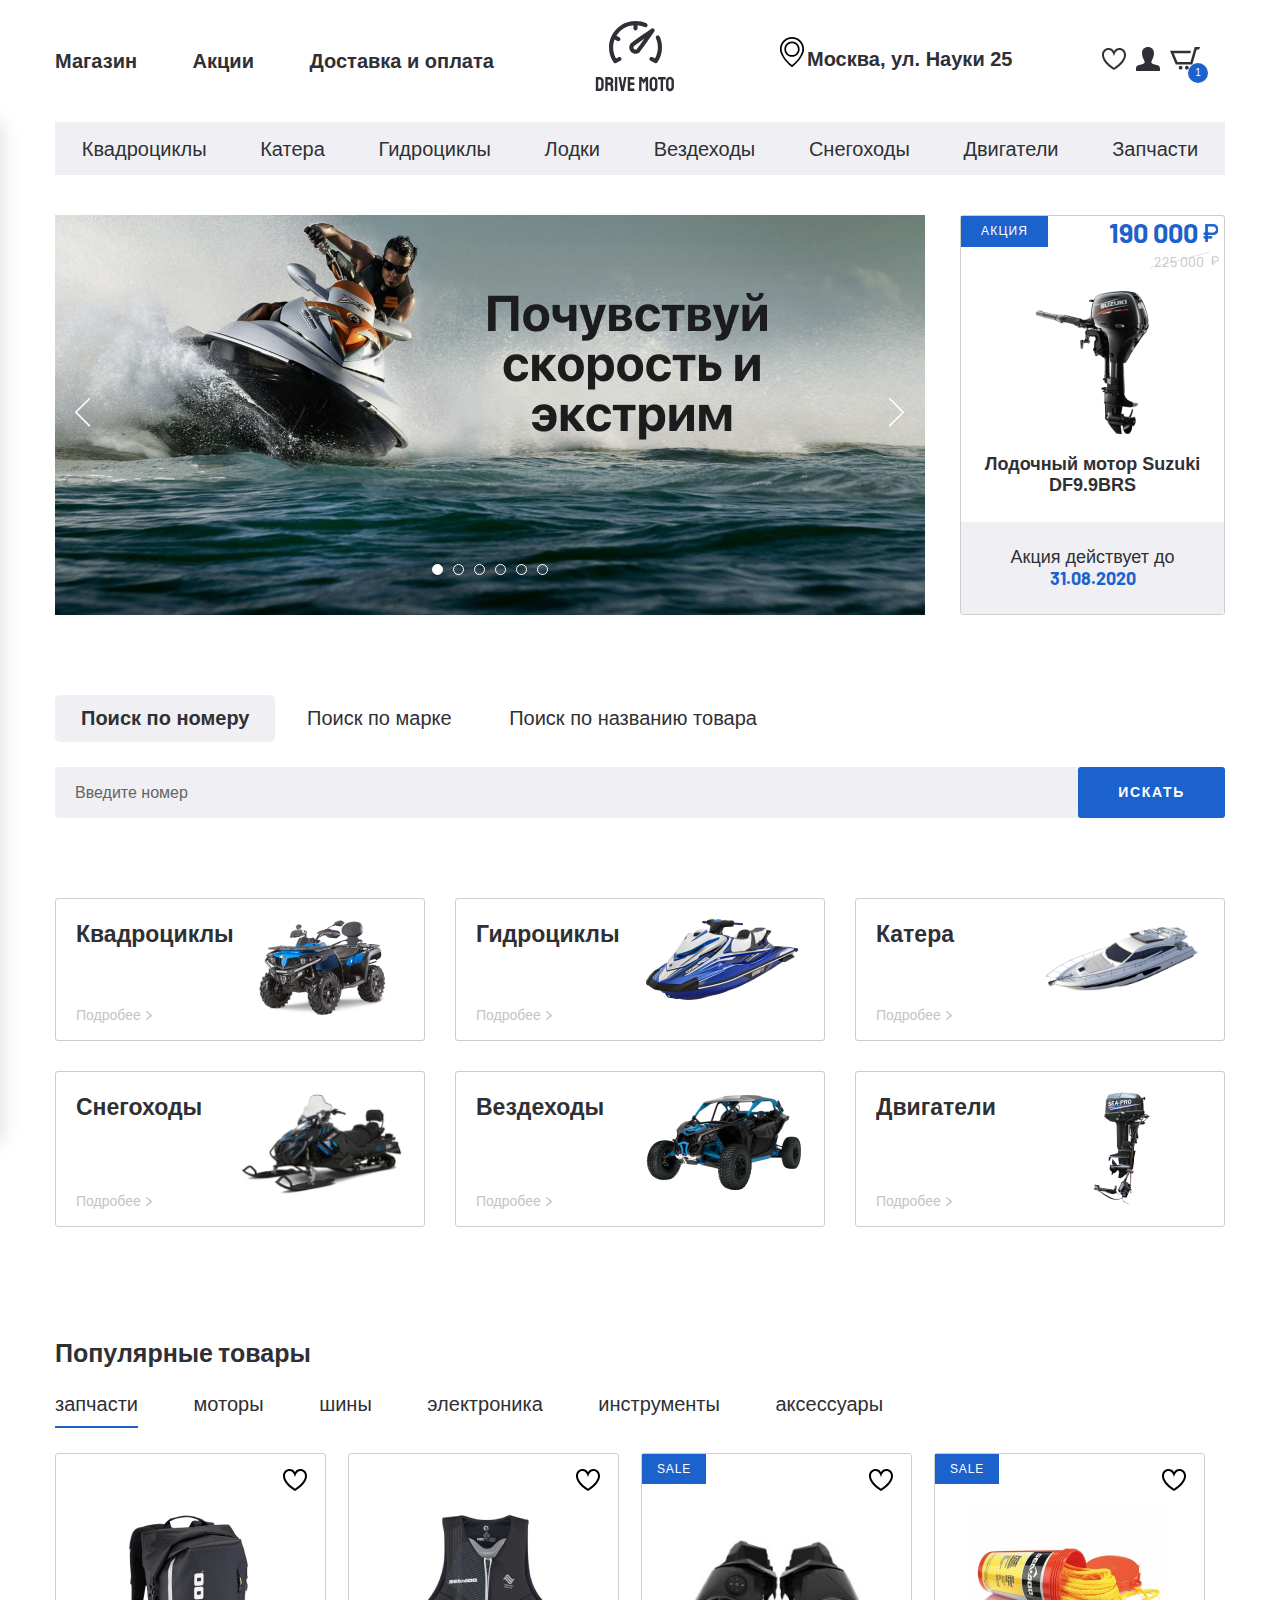
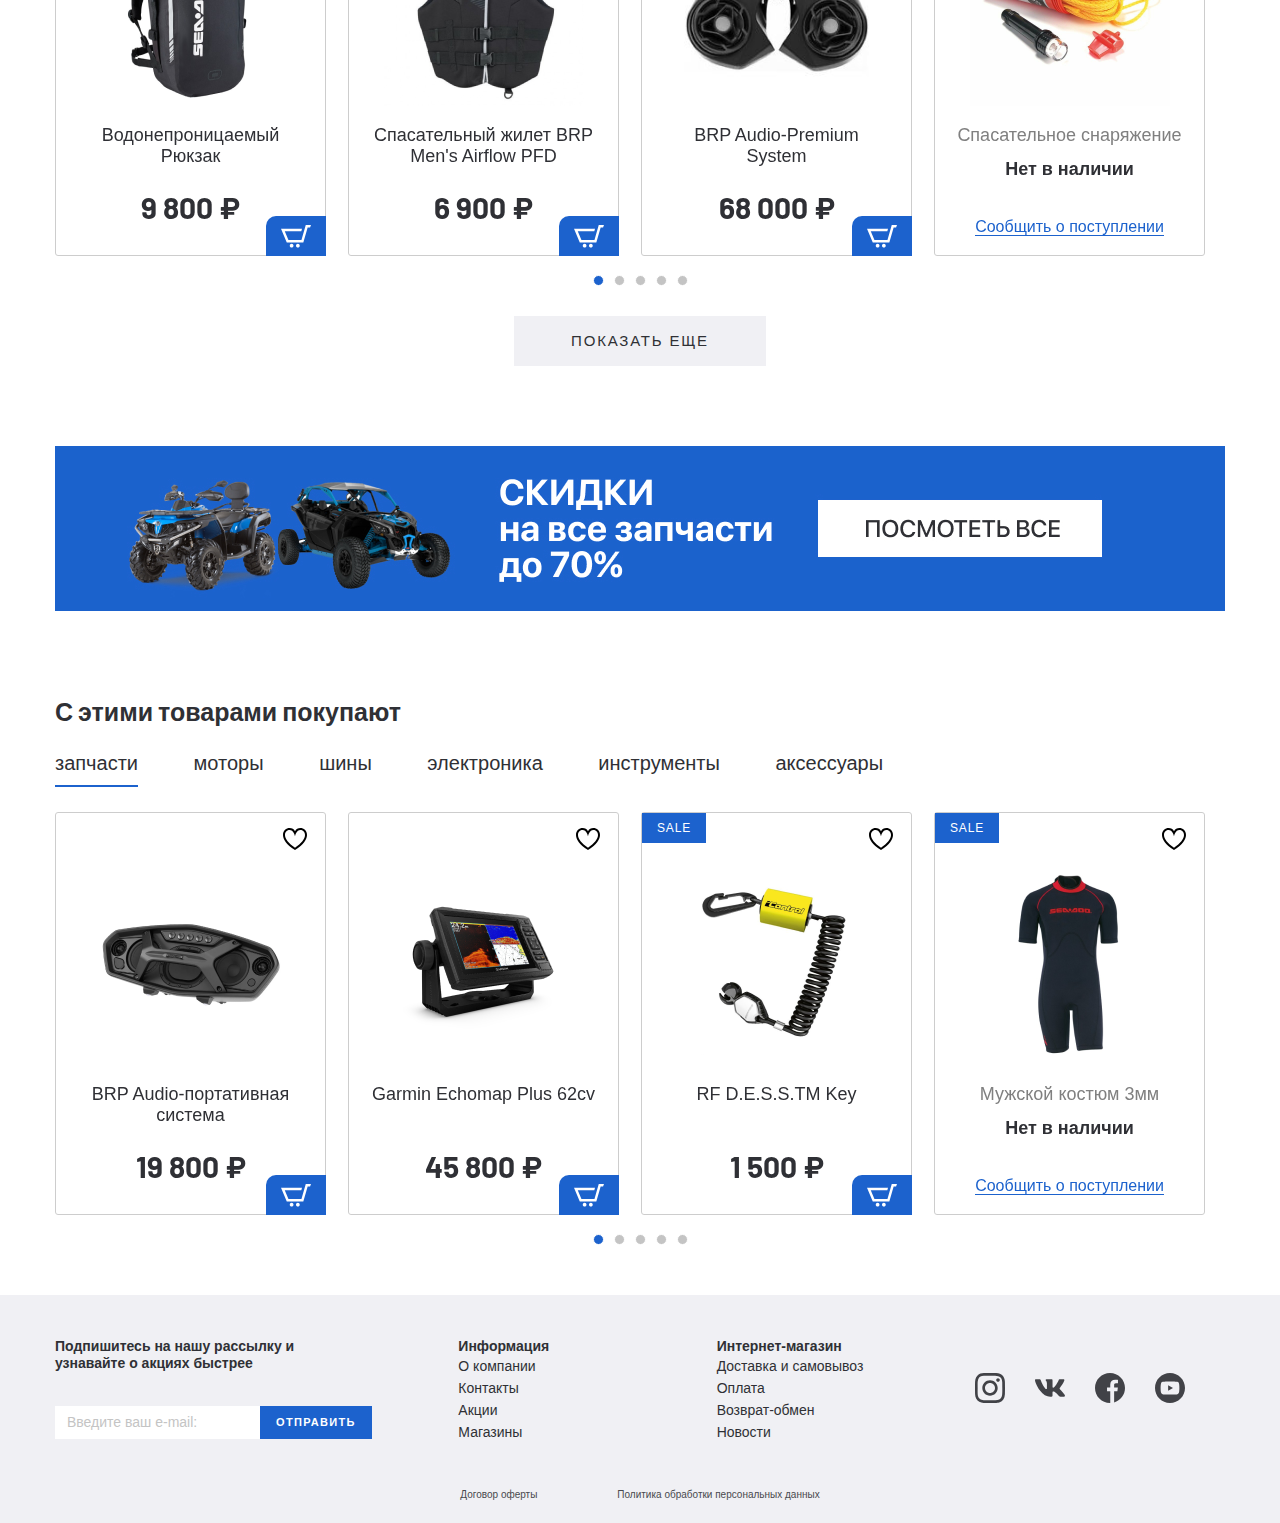
<file: index.html>
<!DOCTYPE html>
<html lang="ru">

<head>
	<meta charset="UTF-8">
	<meta name="viewport" content="width=device-width, initial-scale=1.0 shrink-to-fit=no">
	<meta http-equiv="X-UA-Compatible" content="ie=edge">
	<title>Продажа техники</title>
	<link rel="SHORTCUT ICON" href="favicon-32x32.png" sizes="32x32" type="image/png">
	<link href="https://fonts.googleapis.com/css2?family=Barlow:wght@400;700&display=swap" rel="stylesheet">
	<link rel="stylesheet" href="css/normalize.css">
	<link rel="stylesheet" href="css/slick.css">
	<link rel="stylesheet" href="css/fonts.css">
	<link rel="stylesheet" href="css/ion.rangeSlider.min.css">
	<link rel="stylesheet" href="css/jquery.formstyler.css">
	<link rel="stylesheet" href="css/jquery.formstyler.theme.css">
	<link rel="stylesheet" href="css/jquery.rateyo.min.css">
	<link rel="stylesheet" href="css/style.css">
	<link rel="stylesheet" href="css/media.css">
</head>

<body>
	<header class="header">
		<div class="header__top">
			<div class="container">
				<div class="header__top-inner">
					<nav class="menu">
						<button class="menu__btn">
							<img class="menu__btn-line" src="images/burger.svg" alt="">
						</button>
						<ul class="menu__list">
							<li class="menu__item">
								<a class="menu__link" href="catalog.html">Магазин</a>
							</li>
							<li class="menu__item">
								<a class="menu__link" href="404.html">Акции</a>
							</li>
							<li class="menu__item">
								<a class="menu__link" href="404.html">Доставка и оплата</a>
							</li>
						</ul>
					</nav>
					<a class="logo" href="index.html">
						<img class="logo__img" src="images/logo.svg" alt="Логотип 'Drive Moto'">
						<img class="logo__img--small" src="images/logo-short.svg" alt="Логотип 'Drive Moto'">
					</a>
					<div class="header__box">
						<p class="header__adress">
							Москва, ул. Науки 25
						</p>
						<ul class="user-list">
							<li class="user-list__item">
								<a class="user-list__link" href="#">
									<img src="images/heart.svg" alt="">
								</a>
							</li>
							<li class="user-list__item">
								<a class="user-list__link" href="#">
									<img src="images/user.svg" alt="">
								</a>
							</li>
							<li class="user-list__item">
								<a class="user-list__link basket" href="#">
									<img src="images/basket.svg" alt="">
									<p class="basket__num">1</p>
								</a>
							</li>
						</ul>
					</div>
				</div>
			</div>
		</div>
	
		<ul class="menu-mobile__list">
			<li class="menu-mobile__item">
				<a class="menu-mobile__link" href="404.html">
					<img class="menu-mobile__img" src="images/user.svg" alt="">
					<p>
						Войти
					</p>
				</a>
			</li>
			<li class="menu-mobile__item">
				<a class="menu-mobile__link" href="404.html">
					<img class="menu-mobile__img" src="images/user.svg" alt="">
					<p>
						Регистрация
					</p>
				</a>
			</li>
			<li class="menu-mobile__item">
				<a class="menu-mobile__link" href="404.html">
					<img class="menu-mobile__img" src="images/heart.svg" alt="">
					<p>
						Избранное
					</p>
				</a>
			</li>
			<li class="menu-mobile__item">
				<a class="menu-mobile__link" href="404.html">
					<img class="menu-mobile__img" src="images/basket.svg" alt="">
					<p>
						Корзина
					</p>
				</a>
			</li>
			<li class="menu-mobile__item">
				<a class="menu-mobile__link" href="404.html">
					<img class="menu-mobile__img" src="images/house.svg" alt="">
					<p>
						Магазины
					</p>
				</a>
			</li>
			<li class="menu-mobile__item">
				<a class="menu-mobile__link" href="404.html">
					<img class="menu-mobile__img" src="images/procent.svg" alt="">
					<p>
						Акции
					</p>
				</a>
			</li>
			<li class="menu-mobile__item">
				<a class="menu-mobile__link" href="404.html">
					<img class="menu-mobile__img" src="images/box.svg" alt="">
					<p>
						Доставка и оплата
					</p>
				</a>
			</li>
	
			<li class="menu-mobile__item">
				<a class="menu-mobile__link" href="catalog.html">
					<img class="menu-mobile__img menu-mobile__img--sizes" src="images/gydro-icon.png" alt="">
					<p>
						Квадроциклы
					</p>
				</a>
			</li>
			<li class="menu-mobile__item">
				<a class="menu-mobile__link" href="catalog.html">
					<img class="menu-mobile__img menu-mobile__img--sizes" src="images/gydro-icon.png" alt="">
					<p>
						Катера
					</p>
				</a>
			</li>
			<li class="menu-mobile__item">
				<a class="menu-mobile__link" href="catalog.html">
					<img class="menu-mobile__img menu-mobile__img--sizes" src="images/gydro-icon.png" alt="">
					<p>
						Гидроциклы
					</p>
				</a>
			</li>
			<li class="menu-mobile__item">
				<a class="menu-mobile__link" href="catalog.html">
					<img class="menu-mobile__img menu-mobile__img--sizes" src="images/gydro-icon.png" alt="">
					<p>
						Лодки
					</p>
				</a>
			</li>
			<li class="menu-mobile__item">
				<a class="menu-mobile__link" href="catalog.html">
					<img class="menu-mobile__img menu-mobile__img--sizes" src="images/gydro-icon.png" alt="">
					<p>
						Вездеходы
					</p>
				</a>
			</li>
			<li class="menu-mobile__item">
				<a class="menu-mobile__link" href="catalog.html">
					<img class="menu-mobile__img menu-mobile__img--sizes" src="images/gydro-icon.png" alt="">
					<p>
						Снегоходы
					</p>
				</a>
			</li>
			<li class="menu-mobile__item">
				<a class="menu-mobile__link" href="catalog.html">
					<img class="menu-mobile__img menu-mobile__img--sizes" src="images/gydro-icon.png" alt="">
					<p>
						Двигатели
					</p>
				</a>
			</li>
			<li class="menu-mobile__item">
				<a class="menu-mobile__link" href="catalog.html">
					<img class="menu-mobile__img menu-mobile__img--sizes" src="images/gydro-icon.png" alt="">
					<p>
						Запчасти
					</p>
				</a>
			</li>
			<li class="menu-mobile__item--15">
			</li>
		</ul>
	
		<div class="menu__mobile-linewrapper">
			<ul class="menu__mobile-line">
				<li class="menu__item">
					<a class="menu__link" href="catalog.html">Магазин</a>
				</li>
				<li class="menu__item">
					<a class="menu__link" href="catalog.html">Акции</a>
				</li>
				<li class="menu__item">
					<a class="menu__link" href="#catalog.html">Доставка и оплата</a>
				</li>
			</ul>
		</div>
	
	
	
		<div class="header__bottom">
			<div class="container">
	
				<ul class="menu-categories">
					<li class="menu-categories__item">
						<a class="menu-categories__link" href="catalog.html" title="Квадроциклы">Квадроциклы</a>
					</li>
					<li class="menu-categories__item">
						<a class="menu-categories__link" href="catalog.html" title="Катера">Катера</a>
					</li>
					<li class="menu-categories__item">
						<a class="menu-categories__link" href="catalog.html" title="Гидроциклы">Гидроциклы</a>
					</li>
					<li class="menu-categories__item">
						<a class="menu-categories__link" href="catalog.html" title="Лодки">Лодки</a>
					</li>
					<li class="menu-categories__item">
						<a class="menu-categories__link" href="catalog.html" title="Вездеходы">Вездеходы</a>
					</li>
					<li class="menu-categories__item">
						<a class="menu-categories__link" href="catalog.html" title="Снегоходы">Снегоходы</a>
					</li>
					<li class="menu-categories__item">
						<a class="menu-categories__link" href="catalog.html" title="Двигатели">Двигатели</a>
					</li>
					<li class="menu-categories__item">
						<a class="menu-categories__link" href="catalog.html" title="Запчасти">Запчасти</a>
					</li>
				</ul>
			</div>
		</div>
	</header>

	<section class="banner-section page-section">
		<div class="container">
			<div class="banner-section__inner">
				<div class="banner-section__slider">
					<a class="banner-section__slider-item" href="#">
						<img class="banner-section_slider-img" src="images/baner-slider-1.jpg" alt="">
					</a>
					<a class="banner-section__slider-item" href="#">
						<img class="banner-section_slider-img" src="images/baner-slider-2.jpg" alt="">
					</a>
					<a class="banner-section__slider-item" href="#">
						<img class="banner-section_slider-img" src="images/baner-slider-3.jpg" alt="">
					</a>
					<a class="banner-section__slider-item" href="#">
						<img class="banner-section_slider-img" src="images/baner-slider-4.jpg" alt="">
					</a>
					<a class="banner-section__slider-item" href="#">
						<img class="banner-section_slider-img " src="images/baner-slider-5.jpg" alt="">
					</a>
					<a class="banner-section__slider-item" href="#">
						<img class="banner-section_slider-img " src="images/baner-slider-6.jpg" alt="">
					</a>
				</div>
				<a class="banner-section__item sale-item" href="#">
					<div class="sale-item__top">
						<p class="sale-item__info">Акция</p>
						<div class="sale-item__price">
							<div class="price sale-item__price-new">190 000</div>
							<div class="price sale-item__price-old">225 000</div>
						</div>
					</div>
					<img class="sale-item__img" src="images/content/sale-1.png" alt="">
					<h5 class="sale-item__title">
						Лодочный мотор Suzuki DF9.9BRS
					</h5>
					<p class="sale-item__footer">
						Акция действует до
						<span>31.08.2020</span>
					</p>
				</a>
			</div>
		</div>
	</section>

	<div class="search page-section">
		<div class="container">
			<div class="search__inner">
				<div class="search__tabs tabs-wrapper">
					<div class="mobile-overflow--top">
						<a class="tab search__tabs-item tab--active" href="#tab-1">Поиск по номеру</a>
						<a class="tab search__tabs-item" href="#tab-2">Поиск по марке</a>
						<a class="tab search__tabs-item" href="#tab-3">Поиск по названию товара</a>
					</div>
				</div>
				<div class="search__content">
					<div id="tab-1" class="tabs-content search__content-item tabs-content--active">
						<form class="search__content-form">
							<input class="search__content-input" type="text" placeholder="Введите номер">
							<button class="search__content-btn" type="submit">искать</button>
						</form>
					</div>
					<div id="tab-2" class="tabs-content search__content-item">
						<form class="search__content-form">
							<input class="search__content-input" type="text" placeholder="Введите марку">
							<button class="search__content-btn" type="submit">искать</button>
						</form>
					</div>
					<div id="tab-3" class="tabs-content search__content-item">
						<form class="search__content-form">
							<input class="search__content-input" type="text" placeholder="Введите название товара">
							<button class="search__content-btn" type="submit">искать</button>
						</form>
					</div>
				</div>
			</div>
		</div>
	</div>

	<section class="categories page-section">
		<div class="container">
			<div class="categories__inner">
				<a class="categories__item" href="catalog.html">
					<div class="categories__item-info">
						<h4 class="categories__item-title">Квадроциклы</h4>
						<p class="categories__item-text">Подробее</p>
					</div>
					<div class="categories__item-img">
						<img src="images/categories-1.png" alt="">
					</div>
				</a>
				<a class="categories__item" href="catalog.html">
					<div class="categories__item-info">
						<h4 class="categories__item-title">Гидроциклы</h4>
						<p class="categories__item-text">Подробее</p>
					</div>
					<div class="categories__item-img">
						<img src="images/categories-2.png" alt="">
					</div>
				</a>
				<a class="categories__item" href="catalog.html">
					<div class="categories__item-info">
						<h4 class="categories__item-title">Катера</h4>
						<p class="categories__item-text">Подробее</p>
					</div>
					<div class="categories__item-img">
						<img src="images/categories-3.png" alt="">
					</div>
				</a>
				<a class="categories__item" href="catalog.html">
					<div class="categories__item-info">
						<h4 class="categories__item-title">Снегоходы</h4>
						<p class="categories__item-text">Подробее</p>
					</div>
					<div class="categories__item-img">
						<img src="images/categories-4.png" alt="">
					</div>
				</a>
				<a class="categories__item" href="catalog.html">
					<div class="categories__item-info">
						<h4 class="categories__item-title">Вездеходы</h4>
						<p class="categories__item-text">Подробее</p>
					</div>
					<div class="categories__item-img">
						<img src="images/categories-5.png" alt="">
					</div>
				</a>
				<a class="categories__item" href="catalog.html">
					<div class="categories__item-info">
						<h4 class="categories__item-title">Двигатели</h4>
						<p class="categories__item-text">Подробее</p>
					</div>
					<div class="categories__item-img">
						<img src="images/categories-6.png" alt="">
					</div>
				</a>
			</div>
		</div>
	</section>

 <section class="products"> 	<!--											Популярные товары							 -->
		<div class="container">
			<div class="products__inner">
				<h3 class="product__title">
					Популярные товары
				</h3>
				<div class="tabs-wrapper">
					<div class="tabs products__tabs mobile-overflow">
						<a class="tab products__tab tab--active" href="#product-tab-1">запчасти</a>
						<a class="tab products__tab" href="#product-tab-2">моторы</a>
						<a class="tab products__tab" href="#product-tab-3">шины</a>
						<a class="tab products__tab" href="#product-tab-4">электроника</a>
						<a class="tab products__tab" href="#product-tab-5">инструменты</a>
						<a class="tab products__tab" href="#product-tab-6">аксессуары</a>
					</div>
				</div>

				<div class="tabs-container products__container">
					<div id="product-tab-1" class="tabs-content products__content tabs-content--active">
						<div class="product-slider">

							<div class="product-slider__item">
								<div class="product-item__wrapper">
									<button class="product-item__favorite"></button>
									<button class="product-item__basket">
										<img src="images/basket-white.svg" alt="">
									</button>
									<a class="product-item__notify-link" href="#"><span>Сообщить о поступлении</span></a>
									<a class="product-item" href="#">
										<p class="product-item__hover-text">посмотреть товар</p>
										<img class="product-item__img" src="images/content/product-1.png" alt="">
										<h4 class="product-item__title">Водонепроницаемый Рюкзак
										</h4>
										<p class="product-item__price">
											9 800 ₽
										</p>
										<p class="product-item__notify-text">Нет в наличии</p>
									</a>
								</div>
							</div>

							<div class="product-slider__item">
								<div class="product-item__wrapper">
									<button class="product-item__favorite"></button>
									<button class="product-item__basket">
										<img src="images/basket-white.svg" alt="">
									</button>
									<a class="product-item__notify-link" href="#"><span>Сообщить о поступлении</span></a>
									<a class="product-item" href="#">
										<p class="product-item__hover-text">посмотреть товар</p>
										<img class="product-item__img" src="images/content/product-2.png" alt="">
										<h4 class="product-item__title">Спасательный жилет BRP Men's Airflow PFD
										</h4>
										<p class="product-item__price">
											6 900 ₽
										</p>
										<p class="product-item__notify-text">Нет в наличии</p>
									</a>
								</div>
							</div>

							<div class="product-slider__item">
								<div class="product-item__wrapper">
									<button class="product-item__favorite"></button>
									<button class="product-item__basket">
										<img src="images/basket-white.svg" alt="">
									</button>
									<a class="product-item__notify-link" href="#"><span>Сообщить о поступлении</span></a>
									<a class="product-item product-item--sale" href="#">
										<p class="product-item__hover-text">посмотреть товар</p>
										<img class="product-item__img" src="images/content/product-3.png" alt="">
										<h4 class="product-item__title">BRP Audio-Premium System
										</h4>
										<p class="product-item__price">
											68 000 ₽
										</p>
										<p class="product-item__notify-text">Нет в наличии</p>
									</a>
								</div>
							</div>

							<div class="product-slider__item">
								<div class="product-item__wrapper product-item__not-available">
									<button class="product-item__favorite"></button>
									<button class="product-item__basket">
										<img src="images/basket-white.svg" alt="">
									</button>
									<a class="product-item__notify-link" href="#"><span>Сообщить о поступлении</span></a>
									<a class="product-item product-item--sale" href="#">
										<p class="product-item__hover-text">посмотреть товар</p>
										<img class="product-item__img" src="images/content/product-4.png" alt="">
										<h4 class="product-item__title">Спасательное снаряжение
										</h4>
										<p class="product-item__price">
											9 800 ₽
										</p>
										<p class="product-item__notify-text">Нет в наличии</p>
									</a>
								</div>
							</div>

							<div class="product-slider__item">
								<div class="product-item__wrapper">
									<button class="product-item__favorite"></button>
									<button class="product-item__basket">
										<img src="images/basket-white.svg" alt="">
									</button>
									<a class="product-item__notify-link" href="#"><span>Сообщить о поступлении</span></a>
									<a class="product-item product-item--sale" href="#">
										<p class="product-item__hover-text">посмотреть товар</p>
										<img class="product-item__img" src="images/content/product-5.png" alt="">
										<h4 class="product-item__title">Чехол для гидроцикла
										</h4>
										<p class="product-item__price">
											12 400 ₽
										</p>
										<p class="product-item__notify-text">Нет в наличии</p>
									</a>
								</div>
							</div>

						</div>
					</div>

					<div id="product-tab-2" class="tabs-content products__content"><span class="temp-bg">Слайдер карусель с моторами</span></div>
					<div id="product-tab-3" class="tabs-content products__content"><span class="temp-bg">Слайдер карусель с шинами</span></div>
					<div id="product-tab-4" class="tabs-content products__content"><span class="temp-bg">Слайдер карусель с электроникой</span></div>
					<div id="product-tab-5" class="tabs-content products__content"><span class="temp-bg">Слайдер карусель и инструментами</span></div>
					<div id="product-tab-6" class="tabs-content products__content"><span class="temp-bg">Слайдер карусель с аксессуарами</span></div>
				</div>

				<div class="product__more">
					<a class="product__more-link" href="#">Показать еще</a>
				</div>
			</div>
		</div>
	</section>

	<div class="banner">
		<div class="container">
			<a class="banner-link" href="#">
				<img src="images/content/banner.jpg" alt="">
			</a>
		</div>
	</div>

	<section class="products"> <!--											С этим товаром покупают							 -->
		<div class="container">
			<div class="products__inner">
				<h3 class="product__title">
					С этими товарами покупают
				</h3>

				<div class="tabs-wrapper">
					<div class="tabs products__tabs mobile-overflow">
						<a class="tab products__tab tab--active" href="#popular-tab-1">запчасти</a>
						<a class="tab products__tab" href="#popular-tab-2">моторы</a>
						<a class="tab products__tab" href="#popular-tab-3">шины</a>
						<a class="tab products__tab" href="#popular-tab-4">электроника</a>
						<a class="tab products__tab" href="#popular-tab-5">инструменты</a>
						<a class="tab products__tab" href="#popular-tab-6">аксессуары</a>
					</div>
				</div>

				<div class="tabs-container products__container">
					<div id="popular-tab-1" class="tabs-content products__content tabs-content--active">
						<div class="product-slider">

							<div class="product-slider__item">
								<div class="product-item__wrapper">
									<button class="product-item__favorite"></button>
									<button class="product-item__basket">
										<img src="images/basket-white.svg" alt="">
									</button>
									<a class="product-item__notify-link" href="#"><span>Сообщить о поступлении</span></a>
									<a class="product-item" href="#">
										<p class="product-item__hover-text">посмотреть товар</p>
										<img class="product-item__img" src="images/content/parts-1.png" alt="">
										<h4 class="product-item__title">BRP Audio-портативная система
										</h4>
										<p class="product-item__price">
											19 800 ₽
										</p>
										<p class="product-item__notify-text">Нет в наличии</p>
									</a>
								</div>
							</div>

							<div class="product-slider__item">
								<div class="product-item__wrapper">
									<button class="product-item__favorite"></button>
									<button class="product-item__basket">
										<img src="images/basket-white.svg" alt="">
									</button>
									<a class="product-item__notify-link" href="#"><span>Сообщить о поступлении</span></a>
									<a class="product-item" href="#">
										<p class="product-item__hover-text">посмотреть товар</p>
										<img class="product-item__img" src="images/content/parts-2.png" alt="">
										<h4 class="product-item__title">Garmin Echomap Plus 62cv
										</h4>
										<p class="product-item__price">
											45 800 ₽
										</p>
										<p class="product-item__notify-text">Нет в наличии</p>
									</a>
								</div>
							</div>

							<div class="product-slider__item">
								<div class="product-item__wrapper">
									<button class="product-item__favorite"></button>
									<button class="product-item__basket">
										<img src="images/basket-white.svg" alt="">
									</button>
									<a class="product-item__notify-link" href="#"><span>Сообщить о поступлении</span></a>
									<a class="product-item product-item--sale" href="#">
										<p class="product-item__hover-text">посмотреть товар</p>
										<img class="product-item__img" src="images/content/parts-3.png" alt="">
										<h4 class="product-item__title">RF D.E.S.S.TM Key
										</h4>
										<p class="product-item__price">
											1 500 ₽
										</p>
										<p class="product-item__notify-text">Нет в наличии</p>
									</a>
								</div>
							</div>

							<div class="product-slider__item">
								<div class="product-item__wrapper product-item__not-available">
									<button class="product-item__favorite"></button>
									<button class="product-item__basket">
										<img src="images/basket-white.svg" alt="">
									</button>
									<a class="product-item__notify-link" href="#"><span>Сообщить о поступлении</span></a>
									<a class="product-item product-item--sale" href="#">
										<p class="product-item__hover-text">посмотреть товар</p>
										<img class="product-item__img" src="images/content/parts-4.png" alt="">
										<h4 class="product-item__title">Мужской костюм 3мм
										</h4>
										<p class="product-item__price">
											7 000 ₽
										</p>
										<p class="product-item__notify-text">Нет в наличии</p>
									</a>
								</div>
							</div>

							<div class="product-slider__item">
								<div class="product-item__wrapper">
									<button class="product-item__favorite"></button>
									<button class="product-item__basket">
										<img src="images/basket-white.svg" alt="">
									</button>
									<a class="product-item__notify-link" href="#"><span>Сообщить о поступлении</span></a>
									<a class="product-item product-item--sale" href="#">
										<p class="product-item__hover-text">посмотреть товар</p>
										<img class="product-item__img" src="images/content/parts-5.jpg" alt="">
										<h4 class="product-item__title">Реле стартера
										</h4>
										<p class="product-item__price">
											3 300 ₽
										</p>
										<p class="product-item__notify-text">Нет в наличии</p>
									</a>
								</div>
							</div>

						</div>
					</div>
					<div id="popular-tab-2" class="tabs-content products__content"><span class="temp-bg">Карусель с моторами</span></div>
					<div id="popular-tab-3" class="tabs-content products__content"><span class="temp-bg">Карусель с шинами</span></div>
					<div id="popular-tab-4" class="tabs-content products__content"><span class="temp-bg">Карусель с электроникой</span></div>
					<div id="popular-tab-5" class="tabs-content products__content"><span class="temp-bg">Карусель с инструментами</span></div>
					<div id="popular-tab-6" class="tabs-content products__content"><span class="temp-bg">Карусель с аксессуарами</span></div>
				</div>
			</div>
		</div>
	</section>

	<footer class="footer">
		<div class="container">
			<div class="footer__top">
				<div class="footer__top-inner">
					<div class="footer__top-item footer__top-newsletter">
						<h6 class="footer__top-title">
							Подпишитесь на нашу рассылку и узнавайте о акциях быстрее
						</h6>
						<form class="footer-form" action="#">
							<input class="footer-form__input" type="text" placeholder="Введите ваш e-mail:">
							<button class="footer-form__btn" type="submit">Отправить</button>
						</form>
					</div>
					<div class="footer__top-item footer__top-itemdrop">
						<h6 class="footer__top-title footer__topdrop">
							Информация
						</h6>
						<ul class="footer-list">
							<li class="footer-list__item"><a href="#">О компании</a></li>
							<li class="footer-list__item"><a href="#">Контакты</a></li>
							<li class="footer-list__item"><a href="#">Акции</a></li>
							<li class="footer-list__item"><a href="#">Магазины</a></li>
						</ul>
					</div>
					<div class="footer__top-item">
						<h6 class="footer__top-title footer__topdrop">Интернет-магазин</h6>
						<ul class="footer-list">
							<li class="footer-list__item"><a href="#">Доставка и самовывоз</a></li>
							<li class="footer-list__item"><a href="#">Оплата</a></li>
							<li class="footer-list__item"><a href="#">Возврат-обмен</a></li>
							<li class="footer-list__item"><a href="#">Новости</a></li>
						</ul>
					</div>
					<div class="footer__top-item footer__top-social">
						<h6 class="footer__top-title visually-hidden">Социальные сети</h6>
						<ul class="social-list">
							<li class="social-list__item">
								<a href="#"><img src="images/instagram.svg" alt=""></a>
							</li>
							<li class="social-list__item">
								<a href="#"><img src="images/vkontakte.svg" alt=""></a>
							</li>
							<li class="social-list__item">
								<a href="#"><img src="images/facebook.svg" alt=""></a>
							</li>
							<li class="social-list__item">
								<a href="#"><img src="images/youtube.svg" alt=""></a>
							</li>
						</ul>
					</div>
				</div>
			</div>
			<div class="footer_bottom">
				<a class="footer_bottom-link" href="#">
					Договор оферты
				</a>
				<a class="footer_bottom-link" href="#">
					Политика обработки персональных данных
				</a>
			</div>
		</div>
	</footer>

	<script src="https://ajax.googleapis.com/ajax/libs/jquery/3.4.1/jquery.min.js"></script>
	<script src="js/slick.min.js"></script>
	<script src="js/ion.rangeSlider.min.js"></script>
	<script src="js/jquery.formstyler.min.js"></script>
	<script src="js/jquery.rateyo.min.js"></script>
	<script src="js/main.js"></script>
</body>

</html>
</file>
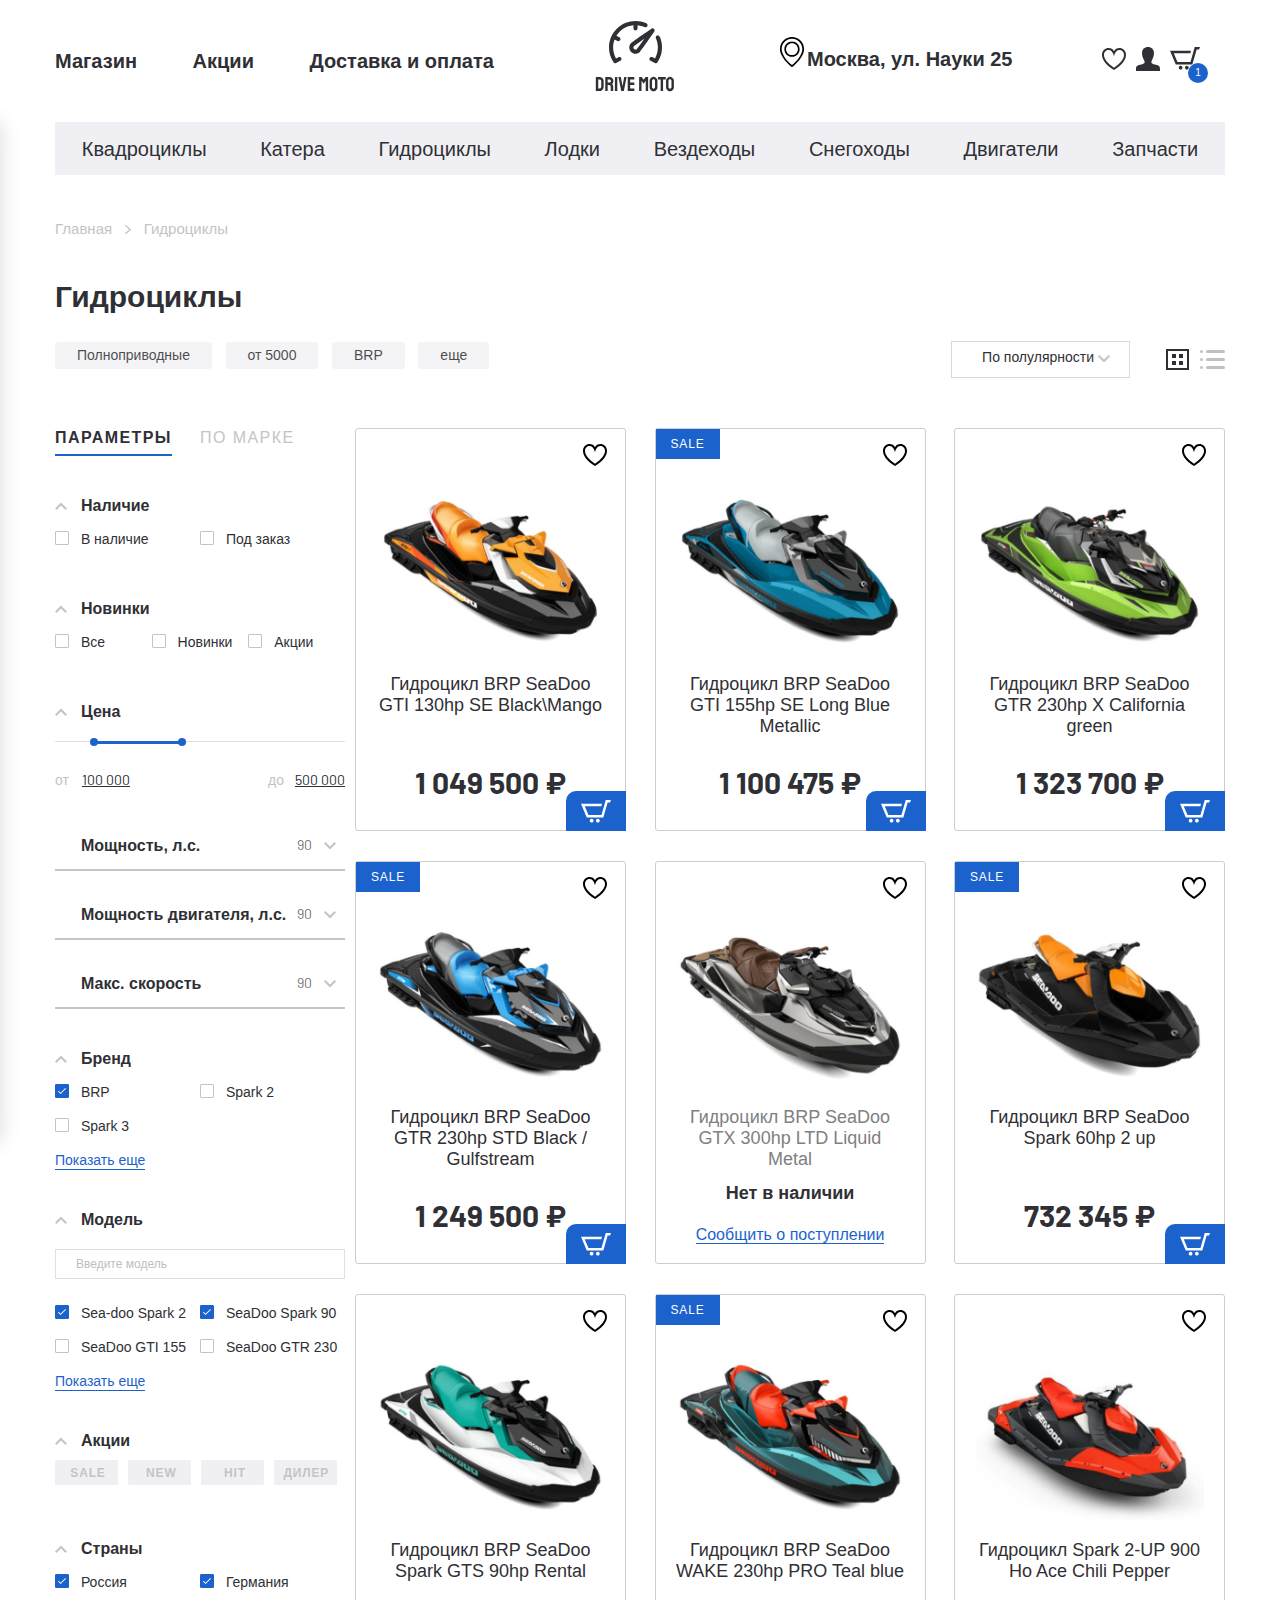
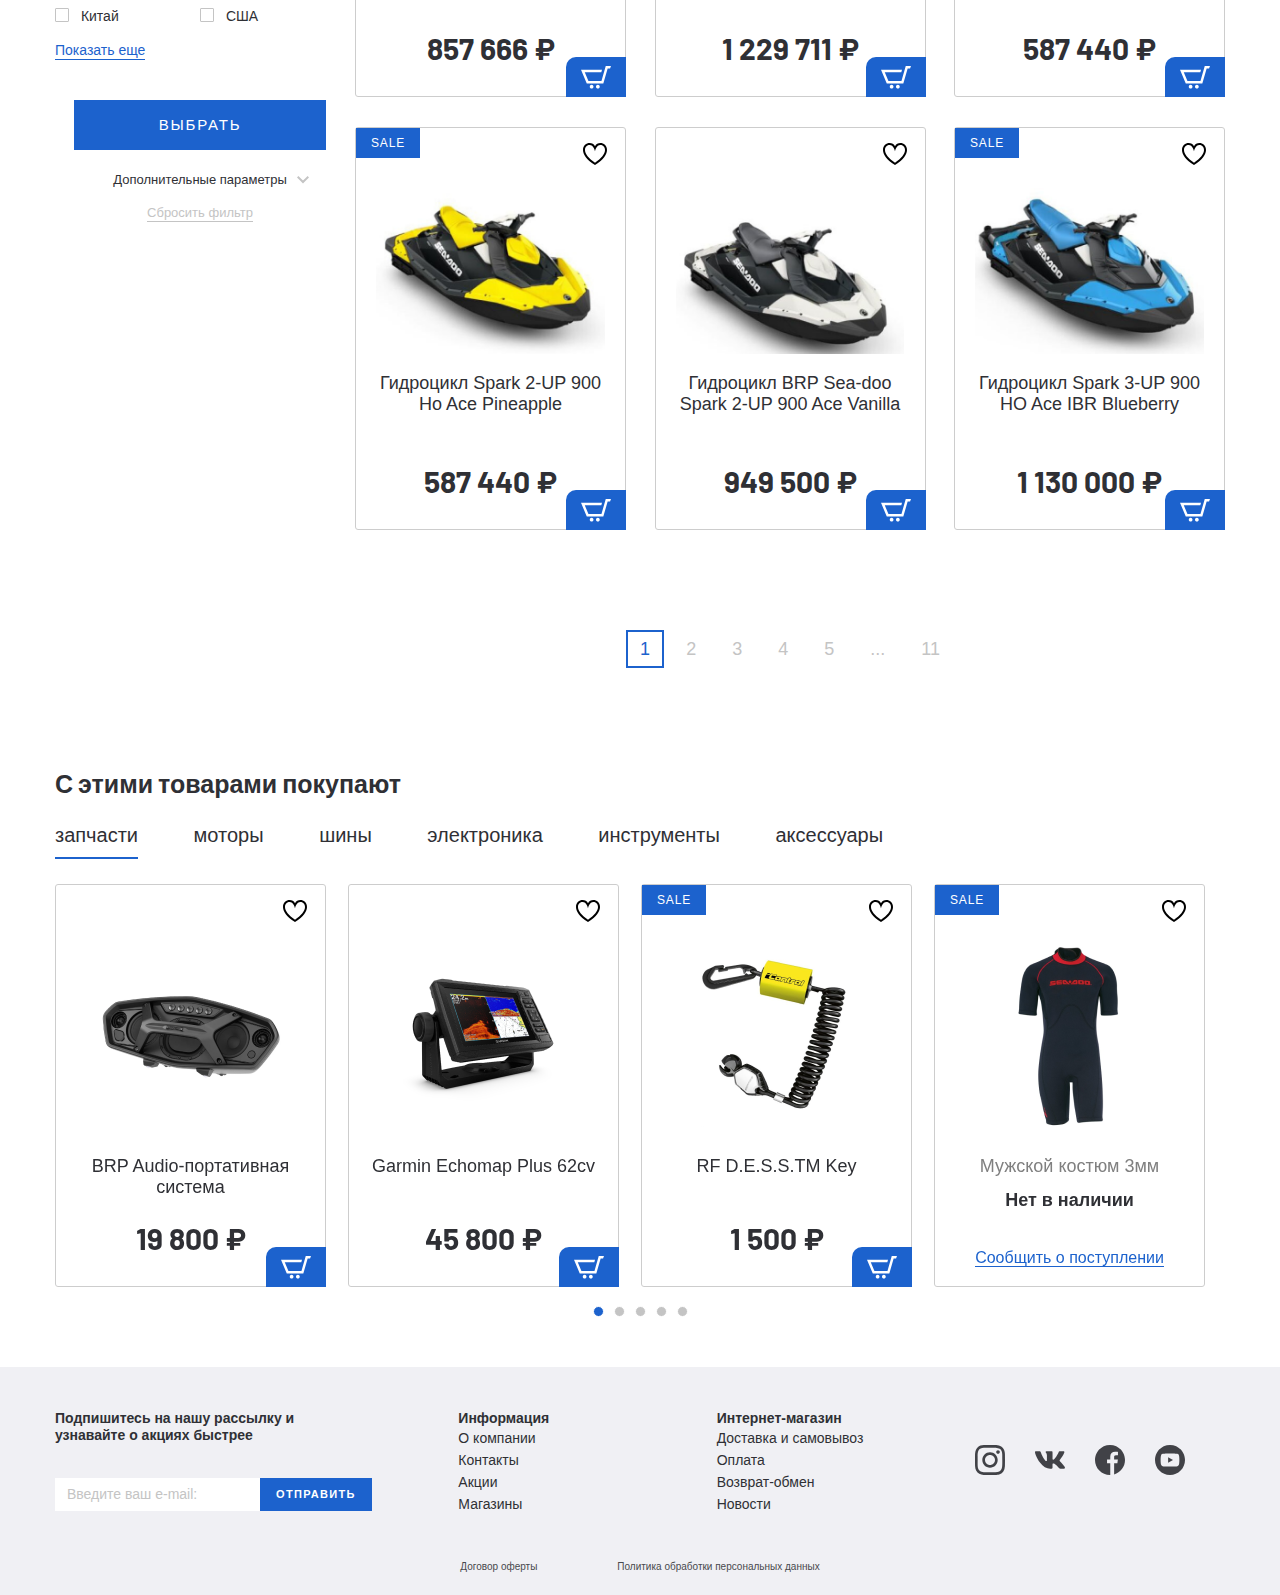
<file: catalog.html>
<!DOCTYPE html>
<html lang="ru">

<head>
	<meta charset="UTF-8">
	<meta name="viewport" content="width=device-width, initial-scale=1.0 shrink-to-fit=no">
	<meta http-equiv="X-UA-Compatible" content="ie=edge">
	<title>Продажа техники</title>
	<link rel="SHORTCUT ICON" href="favicon-32x32.png" sizes="32x32" type="image/png">
	<link href="https://fonts.googleapis.com/css2?family=Barlow:wght@400;700&display=swap" rel="stylesheet">
	<link rel="stylesheet" href="css/normalize.css">
	<link rel="stylesheet" href="css/slick.css">
	<link rel="stylesheet" href="css/fonts.css">
	<link rel="stylesheet" href="css/ion.rangeSlider.min.css">
	<link rel="stylesheet" href="css/jquery.formstyler.css">
	<link rel="stylesheet" href="css/jquery.formstyler.theme.css">
	<link rel="stylesheet" href="css/jquery.rateyo.min.css">
	<link rel="stylesheet" href="css/style.css">
	<link rel="stylesheet" href="css/media.css">
</head>

<body>
	<header class="header">
		<div class="header__top">
			<div class="container">
				<div class="header__top-inner">
					<nav class="menu">
						<button class="menu__btn">
							<img class="menu__btn-line" src="images/burger.svg" alt="">
						</button>
						<ul class="menu__list">
							<li class="menu__item">
								<a class="menu__link" href="catalog.html">Магазин</a>
							</li>
							<li class="menu__item">
								<a class="menu__link" href="404.html">Акции</a>
							</li>
							<li class="menu__item">
								<a class="menu__link" href="404.html">Доставка и оплата</a>
							</li>
						</ul>
					</nav>
					<a class="logo" href="index.html">
						<img class="logo__img" src="images/logo.svg" alt="Логотип 'Drive Moto'">
						<img class="logo__img--small" src="images/logo-short.svg" alt="Логотип 'Drive Moto'">
					</a>
					<div class="header__box">
						<p class="header__adress">
							Москва, ул. Науки 25
						</p>
						<ul class="user-list">
							<li class="user-list__item">
								<a class="user-list__link" href="#">
									<img src="images/heart.svg" alt="">
								</a>
							</li>
							<li class="user-list__item">
								<a class="user-list__link" href="#">
									<img src="images/user.svg" alt="">
								</a>
							</li>
							<li class="user-list__item">
								<a class="user-list__link basket" href="#">
									<img src="images/basket.svg" alt="">
									<p class="basket__num">1</p>
								</a>
							</li>
						</ul>
					</div>
				</div>
			</div>
		</div>
	
		<ul class="menu-mobile__list">
			<li class="menu-mobile__item">
				<a class="menu-mobile__link" href="404.html">
					<img class="menu-mobile__img" src="images/user.svg" alt="">
					<p>
						Войти
					</p>
				</a>
			</li>
			<li class="menu-mobile__item">
				<a class="menu-mobile__link" href="404.html">
					<img class="menu-mobile__img" src="images/user.svg" alt="">
					<p>
						Регистрация
					</p>
				</a>
			</li>
			<li class="menu-mobile__item">
				<a class="menu-mobile__link" href="404.html">
					<img class="menu-mobile__img" src="images/heart.svg" alt="">
					<p>
						Избранное
					</p>
				</a>
			</li>
			<li class="menu-mobile__item">
				<a class="menu-mobile__link" href="404.html">
					<img class="menu-mobile__img" src="images/basket.svg" alt="">
					<p>
						Корзина
					</p>
				</a>
			</li>
			<li class="menu-mobile__item">
				<a class="menu-mobile__link" href="404.html">
					<img class="menu-mobile__img" src="images/house.svg" alt="">
					<p>
						Магазины
					</p>
				</a>
			</li>
			<li class="menu-mobile__item">
				<a class="menu-mobile__link" href="404.html">
					<img class="menu-mobile__img" src="images/procent.svg" alt="">
					<p>
						Акции
					</p>
				</a>
			</li>
			<li class="menu-mobile__item">
				<a class="menu-mobile__link" href="404.html">
					<img class="menu-mobile__img" src="images/box.svg" alt="">
					<p>
						Доставка и оплата
					</p>
				</a>
			</li>
	
			<li class="menu-mobile__item">
				<a class="menu-mobile__link" href="catalog.html">
					<img class="menu-mobile__img menu-mobile__img--sizes" src="images/gydro-icon.png" alt="">
					<p>
						Квадроциклы
					</p>
				</a>
			</li>
			<li class="menu-mobile__item">
				<a class="menu-mobile__link" href="catalog.html">
					<img class="menu-mobile__img menu-mobile__img--sizes" src="images/gydro-icon.png" alt="">
					<p>
						Катера
					</p>
				</a>
			</li>
			<li class="menu-mobile__item">
				<a class="menu-mobile__link" href="catalog.html">
					<img class="menu-mobile__img menu-mobile__img--sizes" src="images/gydro-icon.png" alt="">
					<p>
						Гидроциклы
					</p>
				</a>
			</li>
			<li class="menu-mobile__item">
				<a class="menu-mobile__link" href="catalog.html">
					<img class="menu-mobile__img menu-mobile__img--sizes" src="images/gydro-icon.png" alt="">
					<p>
						Лодки
					</p>
				</a>
			</li>
			<li class="menu-mobile__item">
				<a class="menu-mobile__link" href="catalog.html">
					<img class="menu-mobile__img menu-mobile__img--sizes" src="images/gydro-icon.png" alt="">
					<p>
						Вездеходы
					</p>
				</a>
			</li>
			<li class="menu-mobile__item">
				<a class="menu-mobile__link" href="catalog.html">
					<img class="menu-mobile__img menu-mobile__img--sizes" src="images/gydro-icon.png" alt="">
					<p>
						Снегоходы
					</p>
				</a>
			</li>
			<li class="menu-mobile__item">
				<a class="menu-mobile__link" href="catalog.html">
					<img class="menu-mobile__img menu-mobile__img--sizes" src="images/gydro-icon.png" alt="">
					<p>
						Двигатели
					</p>
				</a>
			</li>
			<li class="menu-mobile__item">
				<a class="menu-mobile__link" href="catalog.html">
					<img class="menu-mobile__img menu-mobile__img--sizes" src="images/gydro-icon.png" alt="">
					<p>
						Запчасти
					</p>
				</a>
			</li>
			<li class="menu-mobile__item--15">
			</li>
		</ul>
	
		<div class="menu__mobile-linewrapper">
			<ul class="menu__mobile-line">
				<li class="menu__item">
					<a class="menu__link" href="catalog.html">Магазин</a>
				</li>
				<li class="menu__item">
					<a class="menu__link" href="catalog.html">Акции</a>
				</li>
				<li class="menu__item">
					<a class="menu__link" href="#catalog.html">Доставка и оплата</a>
				</li>
			</ul>
		</div>
	
	
	
		<div class="header__bottom">
			<div class="container">
	
				<ul class="menu-categories">
					<li class="menu-categories__item">
						<a class="menu-categories__link" href="catalog.html" title="Квадроциклы">Квадроциклы</a>
					</li>
					<li class="menu-categories__item">
						<a class="menu-categories__link" href="catalog.html" title="Катера">Катера</a>
					</li>
					<li class="menu-categories__item">
						<a class="menu-categories__link" href="catalog.html" title="Гидроциклы">Гидроциклы</a>
					</li>
					<li class="menu-categories__item">
						<a class="menu-categories__link" href="catalog.html" title="Лодки">Лодки</a>
					</li>
					<li class="menu-categories__item">
						<a class="menu-categories__link" href="catalog.html" title="Вездеходы">Вездеходы</a>
					</li>
					<li class="menu-categories__item">
						<a class="menu-categories__link" href="catalog.html" title="Снегоходы">Снегоходы</a>
					</li>
					<li class="menu-categories__item">
						<a class="menu-categories__link" href="catalog.html" title="Двигатели">Двигатели</a>
					</li>
					<li class="menu-categories__item">
						<a class="menu-categories__link" href="catalog.html" title="Запчасти">Запчасти</a>
					</li>
				</ul>
			</div>
		</div>
	</header>

	<div class="breadcrumbs">
		<div class="container">
			<div class="breadcrumbs__inner">
				<ul class="breadcrumbs__list mobile-overflow">
					<li class="breadcrumbs__list-item">
						<a href="#">Главная</a>
					</li>
					<li class="breadcrumbs__list-item">
						<a href="#">Гидроциклы</a>
					</li>
				</ul>
			</div>
		</div>
	</div>

	<section class="catalog">
		<div class="container">
			<h2 class="catalog__title">
				Гидроциклы
			</h2>
			<div class="catalog__filter">
				<div class="catalog__filter-itemsinner">
					<div class="catalog__filter-items mobile-overflow w450">
						<button>Полноприводные</button>
						<button>от 5000</button>
						<button>BRP</button>
						<button>еще</button>
					</div>
				</div>
				<div class="catalog__filter-btn">
					<select class="filter-style select-item" name="sort-select">
						<option value="">По полулярности</option>
						<option value="">По убыванию</option>
						<option value="">По возрастанию</option>
					</select>
					<button class="catalog__filter-btngrid catalog__filter-button catalog__filter-button--active">
						<svg width="23" height="21" viewBox="0 0 23 21" fill="none" xmlns="http://www.w3.org/2000/svg">
							<rect x="1" y="1" width="21" height="19" stroke="#2F3035" stroke-width="2" />
							<rect x="7" y="6" width="2" height="2" fill="#2F3035" stroke="#2F3035" stroke-width="2"/>
							<rect x="7" y="13" width="2" height="2" fill="#2F3035" stroke="#2F3035" stroke-width="2"/>
							<rect x="14" y="6" width="2" height="2" fill="#2F3035" stroke="#2F3035" stroke-width="2"/>
							<rect x="14" y="13" width="2" height="2" fill="#2F3035" stroke="#2F3035" stroke-width="2"/>
						</svg>
					</button>
					<button class="catalog__filter-btnline catalog__filter-button">
						<svg width="25" height="19" viewBox="0 0 25 19" fill="none" xmlns="http://www.w3.org/2000/svg">
							<rect x="6" width="19" height="3" rx="1.5" fill="#2F3035" />
							<rect x="6" y="8" width="19" height="3" rx="1.5" fill="#2F3035" />
							<rect x="6" y="16" width="19" height="3" rx="1.5" fill="#2F3035" />
							<rect width="3" height="3" rx="1.5" fill="#2F3035" />
							<rect y="8" width="3" height="3" rx="1.5" fill="#2F3035" />
							<rect y="16" width="3" height="3" rx="1.5" fill="#2F3035" />
						</svg>
					</button>
				</div>
			</div>

			<div class="catalog__inner">
				<div class="aside__btn">
					Фильтр
				</div>
				<aside class="catalog__inner-aside aside-filter">
					<div class="tabs-wrapper tabs-wrapper--no-scroll">
						<div class="tabs aside-filter__tabs">
							<a class="tab aside-filter__tab tab--active" href="#filter-1"><span>Параметры</span></a>
							<a class="tab aside-filter__tab" href="#filter-2"><span>По марке</span></a>
						</div>
					</div>
					<div class="tabs-container">
						<div id="filter-1" class="tabs-content aside-filter__tabs-content tabs-content--active">

							<form class="aside-filter__form" action="#">
								<ul class="aside-filter__list">
									<li class="aside-filter__item-drop">
										<p class="aside-filter__item-title filter__item-drop filter__item-drop--active">Наличие</p>
										<div class="aside-filter__content">
											<div class="aside-filter__content-box">
												<label class="aside-filter__content-label">
													<input class="filter-style" type="checkbox">
													В наличие
												</label>
											</div>
											<div class="aside-filter__content-box">
												<label class="aside-filter__content-label">
													<input class="filter-style" type="checkbox">
													Под заказ
												</label>
											</div>
										</div>
									</li>

									<li class="aside-filter__item-drop">
										<p class="aside-filter__item-title filter__item-drop filter__item-drop--active">Новинки</p>
										<div class="aside-filter__content aside-filter__content-radio">
											<div class="aside-filter__content-box">
												<label class="aside-filter__content-label">
													<input class="filter-style" name="radio" type="radio">
													Все
												</label>
											</div>
											<div class="aside-filter__content-box">
												<label class="aside-filter__content-label">
													<input class="filter-style" name="radio" type="radio">
													Новинки
												</label>
											</div>
											<div class="aside-filter__content-box">
												<label class="aside-filter__content-label">
													<input class="filter-style" name="radio" type="radio">
													Акции
												</label>
											</div>
										</div>
									</li>
									<li class="aside-filter__item-drop">
										<p class="aside-filter__item-title filter__item-drop filter__item-drop--active">Цена</p>
										<div class="aside-filter__content">
											<input type="text" class="js-range-slider" name="my_range" value="" data-min="100000"
												data-max="500000" data-from="150000" data-to="275000" data-grid="false" />
										</div>
									</li>
									<li class="aside-filter__item-list">
										<div class="filter__item-list">
											<p class="filter__item-listtitle">
												Мощность, л.с.
											</p>
											<select class="filter-style filter__item-listselect" name="h-power">
												<option>90</option>
												<option>130</option>
												<option>154</option>
												<option>230</option>
												<option>300</option>
											</select>
										</div>
										<div class="filter__item-list">
											<p class="filter__item-listtitle">
												Мощность двигателя, л.с.
											</p>
											<select class="filter-style filter__item-listselect" name="engine-power">
												<option>90</option>
												<option>130</option>
												<option>154</option>
												<option>230</option>
												<option>300</option>
											</select>
										</div>
										<div class="filter__item-list">
											<p class="filter__item-listtitle">
												Макс. скорость
											</p>
											<select class="filter-style filter__item-listselect" name="max-speed">
												<option>90</option>
												<option>130</option>
												<option>154</option>
												<option>230</option>
												<option>300</option>
											</select>
										</div>
									</li>

									<li class="aside-filter__item-drop">
										<p class="aside-filter__item-title filter__item-drop filter__item-drop--active">Бренд</p>
										<div class="aside-filter__content">
											<div class="aside-filter__content-box">
												<label class="aside-filter__content-label">
													<input class="filter-style" type="checkbox" checked>
													BRP
												</label>
											</div>
											<div class="aside-filter__content-box">
												<label class="aside-filter__content-label">
													<input class="filter-style" type="checkbox">
													Spark 2
												</label>
											</div>
											<div class="aside-filter__content-box">
												<label class="aside-filter__content-label">
													<input class="filter-style" type="checkbox">
													Spark 3
												</label>
											</div>
											<div class="filter-more">
												<button class="filter-more__btn">Показать еще</button>
											</div>
										</div>
									</li>

									<li class="aside-filter__item-drop">
										<p class="aside-filter__item-title filter__item-drop filter__item-drop--active">Модель</p>
										<div class="aside-filter__content">
											<input class="filter-search" type="text" placeholder="Введите модель">
											<div class="aside-filter__content-box">
												<label class="aside-filter__content-label">
													<input class="filter-style" type="checkbox" checked>
													Sea-doo Spark 2
												</label>
											</div>
											<div class="aside-filter__content-box">
												<label class="aside-filter__content-label">
													<input class="filter-style" type="checkbox" checked>
													SeaDoo Spark 90
												</label>
											</div>
											<div class="aside-filter__content-box">
												<label class="aside-filter__content-label">
													<input class="filter-style" type="checkbox">
													SeaDoo GTI 155
												</label>
											</div>
											<div class="aside-filter__content-box">
												<label class="aside-filter__content-label">
													<input class="filter-style" type="checkbox">
													SeaDoo GTR 230
												</label>
											</div>
											<div class="filter-more">
												<button class="filter-more__btn">Показать еще</button>
											</div>
										</div>
									</li>

									<li class="aside-filter__item-drop btn-checked">
										<p class="aside-filter__item-title filter__item-drop filter__item-drop--active">Акции</p>
										<div class="aside-filter__content">
											<div class="aside-filter__content-box">
												<label class="aside-filter__content-label">
													<input class="filter-style" type="checkbox">
													<span class="btn-checked__text">Sale</span>
												</label>
											</div>
											<div class="aside-filter__content-box">
												<label class="aside-filter__content-label">
													<input class="filter-style" type="checkbox">
													<span class="btn-checked__text">New</span>
												</label>
											</div>
											<div class="aside-filter__content-box">
												<label class="aside-filter__content-label">
													<input class="filter-style" type="checkbox">
													<span class="btn-checked__text">HIT</span>
												</label>
											</div>
											<div class="aside-filter__content-box">
												<label class="aside-filter__content-label">
													<input class="filter-style" type="checkbox">
													<span class="btn-checked__text">ДИЛЕР</span>
												</label>
											</div>
										</div>
									</li>

									<li class="aside-filter__item-drop">
										<p class="aside-filter__item-title filter__item-drop filter__item-drop--active">Страны</p>
										<div class="aside-filter__content">
											<div class="aside-filter__content-box">
												<label class="aside-filter__content-label">
													<input class="filter-style" type="checkbox" checked>
													Россия
												</label>
											</div>
											<div class="aside-filter__content-box">
												<label class="aside-filter__content-label">
													<input class="filter-style" type="checkbox" checked>
													Германия
												</label>
											</div>
											<div class="aside-filter__content-box">
												<label class="aside-filter__content-label">
													<input class="filter-style" type="checkbox">
													Китай
												</label>
											</div>
											<div class="aside-filter__content-box">
												<label class="aside-filter__content-label">
													<input class="filter-style" type="checkbox">
													CША
												</label>
											</div>
											<div class="filter-more">
												<button class="filter-more__btn">Показать еще</button>
											</div>
										</div>
									</li>
									<li class="aside-filter__item-drop aside-filter__item-btn">
										<button class="filter-btn__send filter-btn__send--active" type="submit">ВЫБРАТЬ</button>
										<p class="filter__extra">Дополнительные параметры</p>
										<div class="filter__extra-content"><span class="temp-bg">Фильтр с экстра параметрами</span></div>
										<div class="reset-button__wraper">
											<button class="filter-btn__reset" type="submit">Сбросить фильтр</button>
										</div>
									</li>
								</ul>
							</form>

						</div>
						<div id="filter-2" class="tabs-content aside-filter__tabs-content">
							<span class="temp-bg">Сортировка по марке</span>
						</div>
					</div>
				</aside>

				<div class="catalog__inner-list">
					<div class="product-item__wrapper">
						<button class="product-item__favorite"></button>
						<button class="product-item__basket">
							<img src="images/basket-white.svg" alt="">
						</button>
						<a class="product-item__notify-link" href="#"><span>Сообщить о поступлении</span></a>
						<a class="product-item" href="product-page.html">
							<p class="product-item__hover-text">посмотреть товар</p>
							<img class="product-item__img" src="images/content/gydrocicle-1.png" alt="">
							<h4 class="product-item__title">Гидроцикл BRP SeaDoo GTI 130hp SE Black\Mango
							</h4>
							<p class="product-item__price">
								1 049 500 ₽
							</p>
							<p class="product-item__notify-text">Нет в наличии</p>
						</a>
					</div>
					<div class="product-item__wrapper">
						<button class="product-item__favorite"></button>
						<button class="product-item__basket">
							<img src="images/basket-white.svg" alt="">
						</button>
						<a class="product-item__notify-link" href="#"><span>Сообщить о поступлении</span></a>
						<a class="product-item product-item--sale" href="product-page.html">
							<p class="product-item__hover-text">посмотреть товар</p>
							<img class="product-item__img" src="images/content/gydrocicle-2.png" alt="">
							<h4 class="product-item__title">Гидроцикл BRP SeaDoo GTI 155hp SE Long Blue Metallic
							</h4>
							<p class="product-item__price">
								1 100 475 ₽
							</p>
							<p class="product-item__notify-text">Нет в наличии</p>
						</a>
					</div>
					<div class="product-item__wrapper">
						<button class="product-item__favorite"></button>
						<button class="product-item__basket">
							<img src="images/basket-white.svg" alt="">
						</button>
						<a class="product-item__notify-link" href="#"><span>Сообщить о поступлении</span></a>
						<a class="product-item" href="product-page.html">
							<p class="product-item__hover-text">посмотреть товар</p>
							<img class="product-item__img" src="images/content/gydrocicle-3.png" alt="">
							<h4 class="product-item__title">Гидроцикл BRP SeaDoo GTR 230hp X California green
							</h4>
							<p class="product-item__price">
								1 323 700 ₽
							</p>
							<p class="product-item__notify-text">Нет в наличии</p>
						</a>
					</div>
					<div class="product-item__wrapper">
						<button class="product-item__favorite"></button>
						<button class="product-item__basket">
							<img src="images/basket-white.svg" alt="">
						</button>
						<a class="product-item__notify-link" href="#"><span>Сообщить о поступлении</span></a>
						<a class="product-item product-item--sale" href="product-page.html">
							<p class="product-item__hover-text">посмотреть товар</p>
							<img class="product-item__img" src="images/content/gydrocicle-4.png" alt="">
							<h4 class="product-item__title">Гидроцикл BRP SeaDoo GTR 230hp STD Black / Gulfstream
							</h4>
							<p class="product-item__price">
								1 249 500 ₽
							</p>
							<p class="product-item__notify-text">Нет в наличии</p>
						</a>
					</div>
					<div class="product-item__wrapper product-item__not-available">
						<button class="product-item__favorite"></button>
						<button class="product-item__basket">
							<img src="images/basket-white.svg" alt="">
						</button>
						<a class="product-item__notify-link" href="#"><span>Сообщить о поступлении</span></a>
						<a class="product-item" href="product-page.html">
							<p class="product-item__hover-text">посмотреть товар</p>
							<img class="product-item__img" src="images/content/gydrocicle-5.png" alt="">
							<h4 class="product-item__title">Гидроцикл BRP SeaDoo GTX 300hp LTD Liquid Metal
							</h4>
							<p class="product-item__price">
								1 543 000 ₽
							</p>
							<p class="product-item__notify-text">Нет в наличии</p>
						</a>
					</div>
					<div class="product-item__wrapper">
						<button class="product-item__favorite"></button>
						<button class="product-item__basket">
							<img src="images/basket-white.svg" alt="">
						</button>
						<a class="product-item__notify-link" href="#"><span>Сообщить о поступлении</span></a>
						<a class="product-item product-item--sale" href="product-page.html">
							<p class="product-item__hover-text">посмотреть товар</p>
							<img class="product-item__img" src="images/content/gydrocicle-6.png" alt="">
							<h4 class="product-item__title">Гидроцикл BRP SeaDoo Spark 60hp 2 up
							</h4>
							<p class="product-item__price">
								732 345 ₽
							</p>
							<p class="product-item__notify-text">Нет в наличии</p>
						</a>
					</div>
					<div class="product-item__wrapper">
						<button class="product-item__favorite"></button>
						<button class="product-item__basket">
							<img src="images/basket-white.svg" alt="">
						</button>
						<a class="product-item__notify-link" href="#"><span>Сообщить о поступлении</span></a>
						<a class="product-item" href="product-page.html">
							<p class="product-item__hover-text">посмотреть товар</p>
							<img class="product-item__img" src="images/content/gydrocicle-7.png" alt="">
							<h4 class="product-item__title">Гидроцикл BRP SeaDoo Spark GTS 90hp Rental
							</h4>
							<p class="product-item__price">
								857 666 ₽
							</p>
							<p class="product-item__notify-text">Нет в наличии</p>
						</a>
					</div>
					<div class="product-item__wrapper">
						<button class="product-item__favorite"></button>
						<button class="product-item__basket">
							<img src="images/basket-white.svg" alt="">
						</button>
						<a class="product-item__notify-link" href="#"><span>Сообщить о поступлении</span></a>
						<a class="product-item product-item--sale" href="product-page.html">
							<p class="product-item__hover-text">посмотреть товар</p>
							<img class="product-item__img" src="images/content/gydrocicle-8.png" alt="">
							<h4 class="product-item__title">Гидроцикл BRP SeaDoo WAKE 230hp PRO Teal blue
							</h4>
							<p class="product-item__price">
								1 229 711 ₽
							</p>
							<p class="product-item__notify-text">Нет в наличии</p>
						</a>
					</div>
					<div class="product-item__wrapper">
						<button class="product-item__favorite"></button>
						<button class="product-item__basket">
							<img src="images/basket-white.svg" alt="">
						</button>
						<a class="product-item__notify-link" href="#"><span>Сообщить о поступлении</span></a>
						<a class="product-item" href="product-page.html">
							<p class="product-item__hover-text">посмотреть товар</p>
							<img class="product-item__img" src="images/content/gydrocicle-9.png" alt="">
							<h4 class="product-item__title">Гидроцикл Spark 2-UP 900 Ho Ace Chili Pepper
							</h4>
							<p class="product-item__price">
								587 440 ₽
							</p>
							<p class="product-item__notify-text">Нет в наличии</p>
						</a>
					</div>
					<div class="product-item__wrapper">
						<button class="product-item__favorite"></button>
						<button class="product-item__basket">
							<img src="images/basket-white.svg" alt="">
						</button>
						<a class="product-item__notify-link" href="#"><span>Сообщить о поступлении</span></a>
						<a class="product-item product-item--sale" href="product-page.html">
							<p class="product-item__hover-text">посмотреть товар</p>
							<img class="product-item__img" src="images/content/gydrocicle-10.png" alt="">
							<h4 class="product-item__title">Гидроцикл Spark 2-UP 900 Ho Ace Pineapple
							</h4>
							<p class="product-item__price">
								587 440 ₽
							</p>
							<p class="product-item__notify-text">Нет в наличии</p>
						</a>
					</div>
					<div class="product-item__wrapper">
						<button class="product-item__favorite"></button>
						<button class="product-item__basket">
							<img src="images/basket-white.svg" alt="">
						</button>
						<a class="product-item__notify-link" href="#"><span>Сообщить о поступлении</span></a>
						<a class="product-item" href="product-page.html">
							<p class="product-item__hover-text">посмотреть товар</p>
							<img class="product-item__img" src="images/content/gydrocicle-11.png" alt="">
							<h4 class="product-item__title">Гидроцикл BRP Sea-doo Spark 2-UP 900 Ace Vanilla
							</h4>
							<p class="product-item__price">
								949 500 ₽
							</p>
							<p class="product-item__notify-text">Нет в наличии</p>
						</a>
					</div>
					<div class="product-item__wrapper">
						<button class="product-item__favorite"></button>
						<button class="product-item__basket">
							<img src="images/basket-white.svg" alt="">
						</button>
						<a class="product-item__notify-link" href="#"><span>Сообщить о поступлении</span></a>
						<a class="product-item product-item--sale" href="product-page.html">
							<p class="product-item__hover-text">посмотреть товар</p>
							<img class="product-item__img" src="images/content/gydrocicle-12.png" alt="">
							<h4 class="product-item__title">Гидроцикл Spark 3-UP 900 HO Ace IBR Blueberry
							</h4>
							<p class="product-item__price">
								1 130 000 ₽
							</p>
							<p class="product-item__notify-text">Нет в наличии</p>
						</a>
					</div>

					<div class="pagintation">
						<ul class="pagintation-list">
							<li class="pagintation-list__item active"><a href="#">1</a></li>
							<li class="pagintation-list__item"><a href="#">2</a></li>
							<li class="pagintation-list__item"><a href="#">3</a></li>
							<li class="pagintation-list__item"><a href="#">4</a></li>
							<li class="pagintation-list__item"><a href="#">5</a></li>
							<li class="pagintation-list__item pagintation-list__item--dots"><span>...</span></li>
							<li class="pagintation-list__item"><a href="#">11</a></li>
						</ul>
					</div>

				</div>
			</div>
		</div>
	</section>

	<section class="products"><!--											С этим товаром покупают							 -->
		<div class="container">
			<div class="products__inner">
				<h3 class="product__title">
					С этими товарами покупают
				</h3>
	
				<div class="tabs-wrapper">
					<div class="tabs products__tabs mobile-overflow">
						<a class="tab products__tab tab--active" href="#popular-tab-1">запчасти</a>
						<a class="tab products__tab" href="#popular-tab-2">моторы</a>
						<a class="tab products__tab" href="#popular-tab-3">шины</a>
						<a class="tab products__tab" href="#popular-tab-4">электроника</a>
						<a class="tab products__tab" href="#popular-tab-5">инструменты</a>
						<a class="tab products__tab" href="#popular-tab-6">аксессуары</a>
					</div>
				</div>
	
				<div class="tabs-container products__container">
					<div id="popular-tab-1" class="tabs-content products__content tabs-content--active">
						<div class="product-slider">
	
							<div class="product-slider__item">
								<div class="product-item__wrapper">
									<button class="product-item__favorite"></button>
									<button class="product-item__basket">
										<img src="images/basket-white.svg" alt="">
									</button>
									<a class="product-item__notify-link" href="#"><span>Сообщить о поступлении</span></a>
									<a class="product-item" href="#">
										<p class="product-item__hover-text">посмотреть товар</p>
										<img class="product-item__img" src="images/content/parts-1.png" alt="">
										<h4 class="product-item__title">BRP Audio-портативная система
										</h4>
										<p class="product-item__price">
											19 800 ₽
										</p>
										<p class="product-item__notify-text">Нет в наличии</p>
									</a>
								</div>
							</div>
	
							<div class="product-slider__item">
								<div class="product-item__wrapper">
									<button class="product-item__favorite"></button>
									<button class="product-item__basket">
										<img src="images/basket-white.svg" alt="">
									</button>
									<a class="product-item__notify-link" href="#"><span>Сообщить о поступлении</span></a>
									<a class="product-item" href="#">
										<p class="product-item__hover-text">посмотреть товар</p>
										<img class="product-item__img" src="images/content/parts-2.png" alt="">
										<h4 class="product-item__title">Garmin Echomap Plus 62cv
										</h4>
										<p class="product-item__price">
											45 800 ₽
										</p>
										<p class="product-item__notify-text">Нет в наличии</p>
									</a>
								</div>
							</div>
	
							<div class="product-slider__item">
								<div class="product-item__wrapper">
									<button class="product-item__favorite"></button>
									<button class="product-item__basket">
										<img src="images/basket-white.svg" alt="">
									</button>
									<a class="product-item__notify-link" href="#"><span>Сообщить о поступлении</span></a>
									<a class="product-item product-item--sale" href="#">
										<p class="product-item__hover-text">посмотреть товар</p>
										<img class="product-item__img" src="images/content/parts-3.png" alt="">
										<h4 class="product-item__title">RF D.E.S.S.TM Key
										</h4>
										<p class="product-item__price">
											1 500 ₽
										</p>
										<p class="product-item__notify-text">Нет в наличии</p>
									</a>
								</div>
							</div>
	
							<div class="product-slider__item">
								<div class="product-item__wrapper product-item__not-available">
									<button class="product-item__favorite"></button>
									<button class="product-item__basket">
										<img src="images/basket-white.svg" alt="">
									</button>
									<a class="product-item__notify-link" href="#"><span>Сообщить о поступлении</span></a>
									<a class="product-item product-item--sale" href="#">
										<p class="product-item__hover-text">посмотреть товар</p>
										<img class="product-item__img" src="images/content/parts-4.png" alt="">
										<h4 class="product-item__title">Мужской костюм 3мм
										</h4>
										<p class="product-item__price">
											7 000 ₽
										</p>
										<p class="product-item__notify-text">Нет в наличии</p>
									</a>
								</div>
							</div>
	
							<div class="product-slider__item">
								<div class="product-item__wrapper">
									<button class="product-item__favorite"></button>
									<button class="product-item__basket">
										<img src="images/basket-white.svg" alt="">
									</button>
									<a class="product-item__notify-link" href="#"><span>Сообщить о поступлении</span></a>
									<a class="product-item product-item--sale" href="#">
										<p class="product-item__hover-text">посмотреть товар</p>
										<img class="product-item__img" src="images/content/parts-5.jpg" alt="">
										<h4 class="product-item__title">Реле стартера
										</h4>
										<p class="product-item__price">
											3 300 ₽
										</p>
										<p class="product-item__notify-text">Нет в наличии</p>
									</a>
								</div>
							</div>
	
						</div>
					</div>
					<div id="popular-tab-2" class="tabs-content products__content"><span class="temp-bg">Карусель с моторами</span></div>
					<div id="popular-tab-3" class="tabs-content products__content"><span class="temp-bg">Карусель с шинами</span></div>
					<div id="popular-tab-4" class="tabs-content products__content"><span class="temp-bg">Карусель с электроникой</span></div>
					<div id="popular-tab-5" class="tabs-content products__content"><span class="temp-bg">Карусель с инструментами</span></div>
					<div id="popular-tab-6" class="tabs-content products__content"><span class="temp-bg">Карусель с аксессуарами</span></div>
				</div>
			</div>
		</div>
	</section>

	<footer class="footer">
		<div class="container">
			<div class="footer__top">
				<div class="footer__top-inner">
					<div class="footer__top-item footer__top-newsletter">
						<h6 class="footer__top-title">
							Подпишитесь на нашу рассылку и узнавайте о акциях быстрее
						</h6>
						<form class="footer-form" action="#">
							<input class="footer-form__input" type="text" placeholder="Введите ваш e-mail:">
							<button class="footer-form__btn" type="submit">Отправить</button>
						</form>
					</div>
					<div class="footer__top-item footer__top-itemdrop">
						<h6 class="footer__top-title footer__topdrop">
							Информация
						</h6>
						<ul class="footer-list">
							<li class="footer-list__item"><a href="#">О компании</a></li>
							<li class="footer-list__item"><a href="#">Контакты</a></li>
							<li class="footer-list__item"><a href="#">Акции</a></li>
							<li class="footer-list__item"><a href="#">Магазины</a></li>
						</ul>
					</div>
					<div class="footer__top-item">
						<h6 class="footer__top-title footer__topdrop">Интернет-магазин</h6>
						<ul class="footer-list">
							<li class="footer-list__item"><a href="#">Доставка и самовывоз</a></li>
							<li class="footer-list__item"><a href="#">Оплата</a></li>
							<li class="footer-list__item"><a href="#">Возврат-обмен</a></li>
							<li class="footer-list__item"><a href="#">Новости</a></li>
						</ul>
					</div>
					<div class="footer__top-item footer__top-social">
						<h6 class="footer__top-title visually-hidden">Социальные сети</h6>
						<ul class="social-list">
							<li class="social-list__item">
								<a href="#"><img src="images/instagram.svg" alt=""></a>
							</li>
							<li class="social-list__item">
								<a href="#"><img src="images/vkontakte.svg" alt=""></a>
							</li>
							<li class="social-list__item">
								<a href="#"><img src="images/facebook.svg" alt=""></a>
							</li>
							<li class="social-list__item">
								<a href="#"><img src="images/youtube.svg" alt=""></a>
							</li>
						</ul>
					</div>
				</div>
			</div>
			<div class="footer_bottom">
				<a class="footer_bottom-link" href="#">
					Договор оферты
				</a>
				<a class="footer_bottom-link" href="#">
					Политика обработки персональных данных
				</a>
			</div>
		</div>
	</footer>


	<script src="https://ajax.googleapis.com/ajax/libs/jquery/3.4.1/jquery.min.js"></script>
	<script src="js/slick.min.js"></script>
	<script src="js/ion.rangeSlider.min.js"></script>
	<script src="js/jquery.formstyler.min.js"></script>
	<script src="js/jquery.rateyo.min.js"></script>
	<script src="js/main.js"></script>
</body>

</html>
</file>
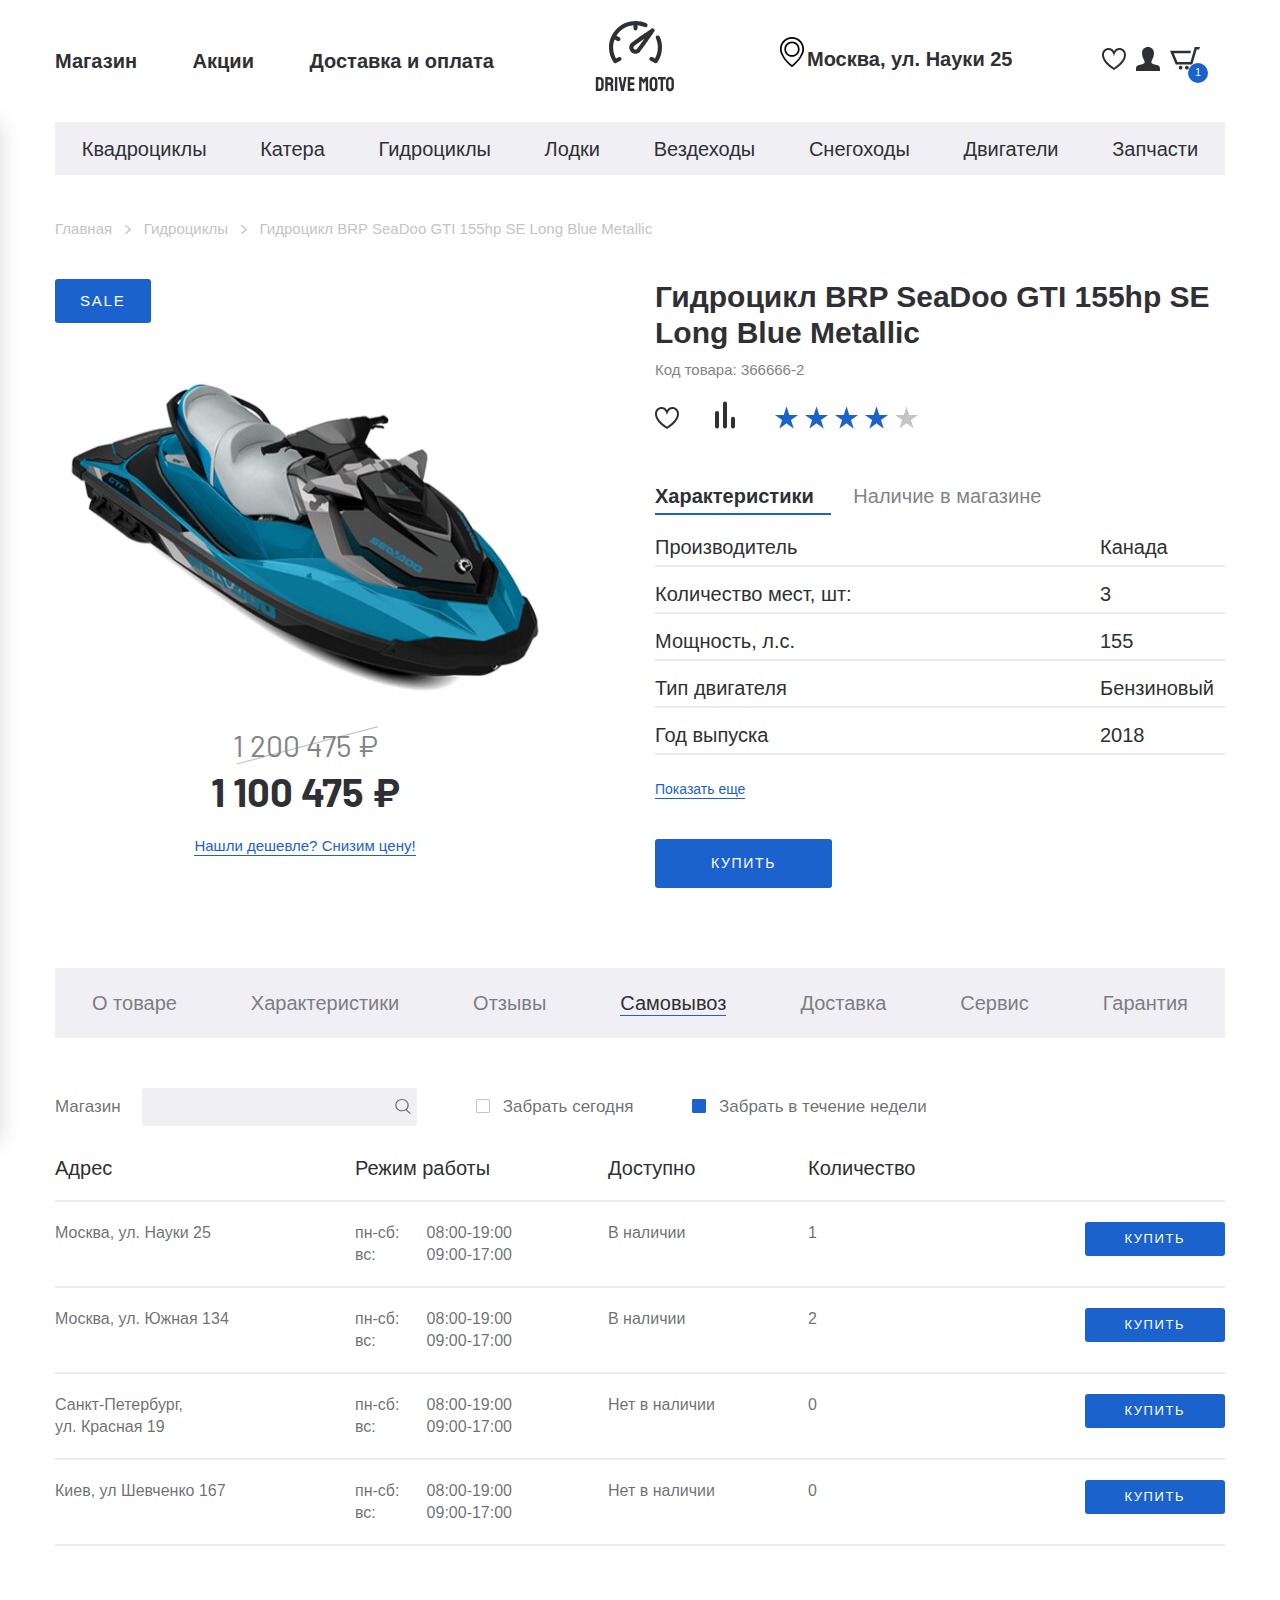
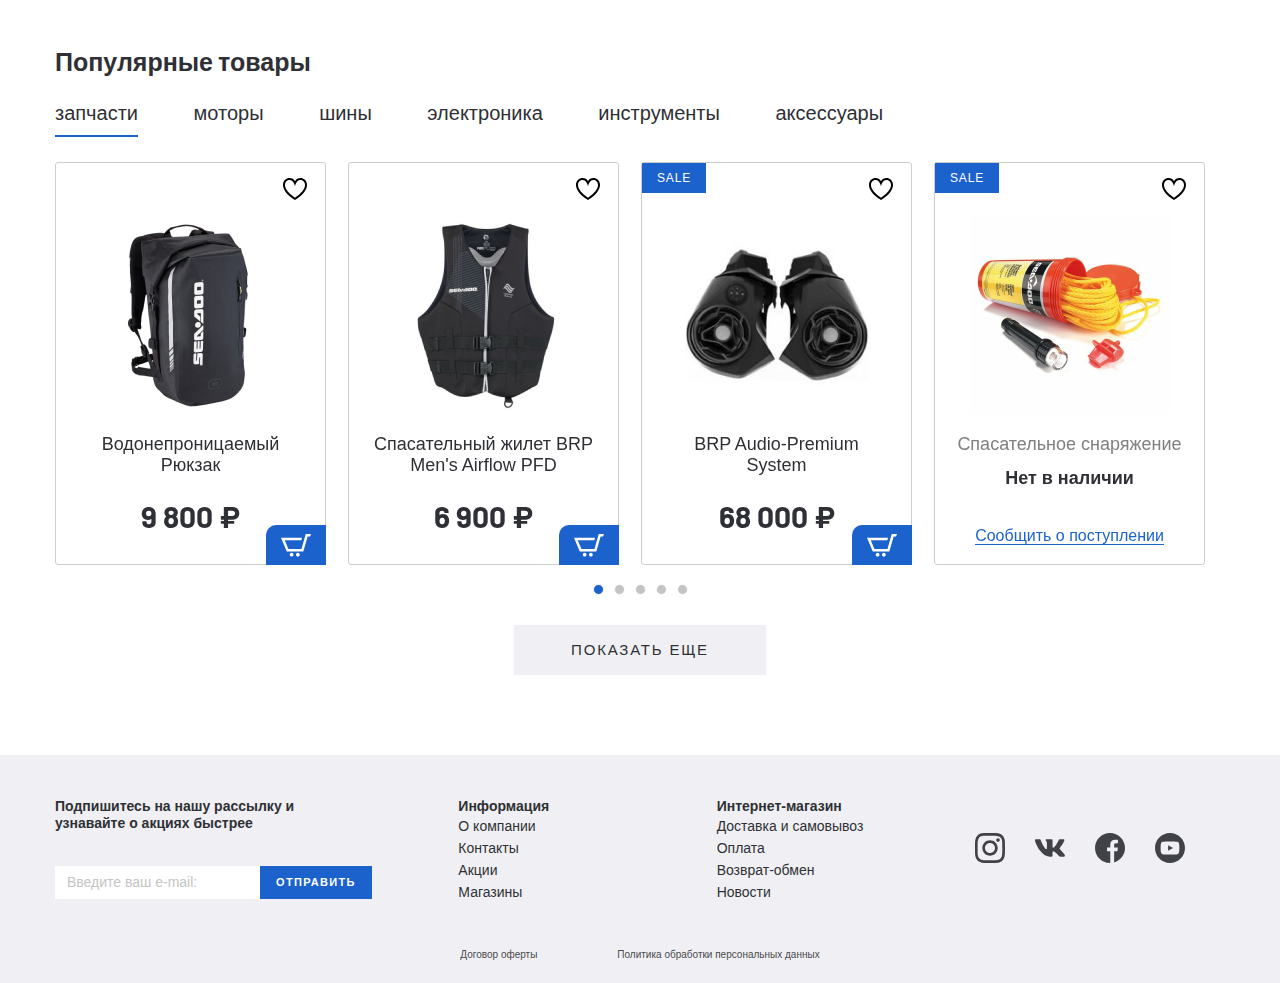
<file: product-page.html>
<!DOCTYPE html>
<html lang="ru">

<head>
	<meta charset="UTF-8">
	<meta name="viewport" content="width=device-width, initial-scale=1.0 shrink-to-fit=no">
	<meta http-equiv="X-UA-Compatible" content="ie=edge">
	<title>Продажа техники</title>
	<link rel="SHORTCUT ICON" href="favicon-32x32.png" sizes="32x32" type="image/png">
	<link href="https://fonts.googleapis.com/css2?family=Barlow:wght@400;700&display=swap" rel="stylesheet">
	<link rel="stylesheet" href="css/normalize.css">
	<link rel="stylesheet" href="css/slick.css">
	<link rel="stylesheet" href="css/fonts.css">
	<link rel="stylesheet" href="css/ion.rangeSlider.min.css">
	<link rel="stylesheet" href="css/jquery.formstyler.css">
	<link rel="stylesheet" href="css/jquery.formstyler.theme.css">
	<link rel="stylesheet" href="css/jquery.rateyo.min.css">
	<link rel="stylesheet" href="css/style.css">
	<link rel="stylesheet" href="css/media.css">
</head>

<body>
	<header class="header">
		<div class="header__top">
			<div class="container">
				<div class="header__top-inner">
					<nav class="menu">
						<button class="menu__btn">
							<img class="menu__btn-line" src="images/burger.svg" alt="">
						</button>
						<ul class="menu__list">
							<li class="menu__item">
								<a class="menu__link" href="catalog.html">Магазин</a>
							</li>
							<li class="menu__item">
								<a class="menu__link" href="404.html">Акции</a>
							</li>
							<li class="menu__item">
								<a class="menu__link" href="404.html">Доставка и оплата</a>
							</li>
						</ul>
					</nav>
					<a class="logo" href="index.html">
						<img class="logo__img" src="images/logo.svg" alt="Логотип 'Drive Moto'">
						<img class="logo__img--small" src="images/logo-short.svg" alt="Логотип 'Drive Moto'">
					</a>
					<div class="header__box">
						<p class="header__adress">
							Москва, ул. Науки 25
						</p>
						<ul class="user-list">
							<li class="user-list__item">
								<a class="user-list__link" href="#">
									<img src="images/heart.svg" alt="">
								</a>
							</li>
							<li class="user-list__item">
								<a class="user-list__link" href="#">
									<img src="images/user.svg" alt="">
								</a>
							</li>
							<li class="user-list__item">
								<a class="user-list__link basket" href="#">
									<img src="images/basket.svg" alt="">
									<p class="basket__num">1</p>
								</a>
							</li>
						</ul>
					</div>
				</div>
			</div>
		</div>
	
		<ul class="menu-mobile__list">
			<li class="menu-mobile__item">
				<a class="menu-mobile__link" href="404.html">
					<img class="menu-mobile__img" src="images/user.svg" alt="">
					<p>
						Войти
					</p>
				</a>
			</li>
			<li class="menu-mobile__item">
				<a class="menu-mobile__link" href="404.html">
					<img class="menu-mobile__img" src="images/user.svg" alt="">
					<p>
						Регистрация
					</p>
				</a>
			</li>
			<li class="menu-mobile__item">
				<a class="menu-mobile__link" href="404.html">
					<img class="menu-mobile__img" src="images/heart.svg" alt="">
					<p>
						Избранное
					</p>
				</a>
			</li>
			<li class="menu-mobile__item">
				<a class="menu-mobile__link" href="404.html">
					<img class="menu-mobile__img" src="images/basket.svg" alt="">
					<p>
						Корзина
					</p>
				</a>
			</li>
			<li class="menu-mobile__item">
				<a class="menu-mobile__link" href="404.html">
					<img class="menu-mobile__img" src="images/house.svg" alt="">
					<p>
						Магазины
					</p>
				</a>
			</li>
			<li class="menu-mobile__item">
				<a class="menu-mobile__link" href="404.html">
					<img class="menu-mobile__img" src="images/procent.svg" alt="">
					<p>
						Акции
					</p>
				</a>
			</li>
			<li class="menu-mobile__item">
				<a class="menu-mobile__link" href="404.html">
					<img class="menu-mobile__img" src="images/box.svg" alt="">
					<p>
						Доставка и оплата
					</p>
				</a>
			</li>
	
			<li class="menu-mobile__item">
				<a class="menu-mobile__link" href="catalog.html">
					<img class="menu-mobile__img menu-mobile__img--sizes" src="images/gydro-icon.png" alt="">
					<p>
						Квадроциклы
					</p>
				</a>
			</li>
			<li class="menu-mobile__item">
				<a class="menu-mobile__link" href="catalog.html">
					<img class="menu-mobile__img menu-mobile__img--sizes" src="images/gydro-icon.png" alt="">
					<p>
						Катера
					</p>
				</a>
			</li>
			<li class="menu-mobile__item">
				<a class="menu-mobile__link" href="catalog.html">
					<img class="menu-mobile__img menu-mobile__img--sizes" src="images/gydro-icon.png" alt="">
					<p>
						Гидроциклы
					</p>
				</a>
			</li>
			<li class="menu-mobile__item">
				<a class="menu-mobile__link" href="catalog.html">
					<img class="menu-mobile__img menu-mobile__img--sizes" src="images/gydro-icon.png" alt="">
					<p>
						Лодки
					</p>
				</a>
			</li>
			<li class="menu-mobile__item">
				<a class="menu-mobile__link" href="catalog.html">
					<img class="menu-mobile__img menu-mobile__img--sizes" src="images/gydro-icon.png" alt="">
					<p>
						Вездеходы
					</p>
				</a>
			</li>
			<li class="menu-mobile__item">
				<a class="menu-mobile__link" href="catalog.html">
					<img class="menu-mobile__img menu-mobile__img--sizes" src="images/gydro-icon.png" alt="">
					<p>
						Снегоходы
					</p>
				</a>
			</li>
			<li class="menu-mobile__item">
				<a class="menu-mobile__link" href="catalog.html">
					<img class="menu-mobile__img menu-mobile__img--sizes" src="images/gydro-icon.png" alt="">
					<p>
						Двигатели
					</p>
				</a>
			</li>
			<li class="menu-mobile__item">
				<a class="menu-mobile__link" href="catalog.html">
					<img class="menu-mobile__img menu-mobile__img--sizes" src="images/gydro-icon.png" alt="">
					<p>
						Запчасти
					</p>
				</a>
			</li>
			<li class="menu-mobile__item--15">
			</li>
		</ul>
	
		<div class="menu__mobile-linewrapper">
			<ul class="menu__mobile-line">
				<li class="menu__item">
					<a class="menu__link" href="catalog.html">Магазин</a>
				</li>
				<li class="menu__item">
					<a class="menu__link" href="catalog.html">Акции</a>
				</li>
				<li class="menu__item">
					<a class="menu__link" href="#catalog.html">Доставка и оплата</a>
				</li>
			</ul>
		</div>
	
	
	
		<div class="header__bottom">
			<div class="container">
	
				<ul class="menu-categories">
					<li class="menu-categories__item">
						<a class="menu-categories__link" href="catalog.html" title="Квадроциклы">Квадроциклы</a>
					</li>
					<li class="menu-categories__item">
						<a class="menu-categories__link" href="catalog.html" title="Катера">Катера</a>
					</li>
					<li class="menu-categories__item">
						<a class="menu-categories__link" href="catalog.html" title="Гидроциклы">Гидроциклы</a>
					</li>
					<li class="menu-categories__item">
						<a class="menu-categories__link" href="catalog.html" title="Лодки">Лодки</a>
					</li>
					<li class="menu-categories__item">
						<a class="menu-categories__link" href="catalog.html" title="Вездеходы">Вездеходы</a>
					</li>
					<li class="menu-categories__item">
						<a class="menu-categories__link" href="catalog.html" title="Снегоходы">Снегоходы</a>
					</li>
					<li class="menu-categories__item">
						<a class="menu-categories__link" href="catalog.html" title="Двигатели">Двигатели</a>
					</li>
					<li class="menu-categories__item">
						<a class="menu-categories__link" href="catalog.html" title="Запчасти">Запчасти</a>
					</li>
				</ul>
			</div>
		</div>
	</header>

	<div class="breadcrumbs">
		<div class="container">
			<div class="breadcrumbs__inner">
				<ul class="breadcrumbs__list mobile-overflow">
					<li class="breadcrumbs__list-item">
						<a href="#">Главная</a>
					</li>
					<li class="breadcrumbs__list-item">
						<a href="#">Гидроциклы</a>
					</li>
					<li class="breadcrumbs__list-item">
						<span>Гидроцикл BRP SeaDoo GTI 155hp SE Long Blue Metallic</span>
					</li>
				</ul>
			</div>
		</div>
	</div>

	<section class="product-card">
		<div class="container">
			<div class="product-card__inner">
				<div class="product-card__img-box product-item--sale">
					<img class="product-card__img"
						src="images/content/gidrotsikl-brp-seedoo-gti-155hp-se-long-beach-blue-metallic-large.png" alt="">
					<p class="product-card__price-old">
						1 200 475 ₽
					</p>
					<p class="product-card__price-new">
						1 100 475 ₽
					</p>
					<a class="product-card__link" href="#">
						Нашли дешевле? Снизим цену!
					</a>
					<div class="product-card__btn product-card__btn-mobile">
						<button>Купить</button>
					</div>
				</div>

				<div class="product-card__content">
					<h1 class="product-card__title">
						Гидроцикл BRP SeaDoo GTI 155hp SE Long Blue Metallic
					</h1>
					<p class="product-card__code">Код товара: 366666-2</p>

					<div class="product-card__buttons">
						<a class="product-card__icon-favorite" href="#">
							<img src="images/heart.svg" alt="">
						</a>
						<a class="product-card__icon-comparsion" href="#">
							<img src="images/comparsion.svg" alt="">
						</a>
						<a class="rate" href="#">
							<div class="rate-yo" data-rateyo-rating="4"></div>
						</a>
					</div>
					<div class="tabs-wrapper product-card__tabs">
						<div class="tabs">
							<a class="tab product-card__tab tab--active" href="#product-1">
								Характеристики
							</a>
							<a class="tab product-card__tab" href="#product-2">
								Наличие в магазине
							</a>
						</div>
						<div class="tabs-container">
							<div id="product-1" class="tabs-content product-card__tab-content tabs-content--active">

								<ul class="product-card__list">
									<li class="product-card__item">
										<div class="product-card__item-left">Производитель</div>
										<div class="product-card__item-right">Канада</div>
									</li>
									<li class="product-card__item">
										<div class="product-card__item-left">Количество мест, шт:</div>
										<div class="product-card__item-right">3</div>
									</li>
									<li class="product-card__item">
										<div class="product-card__item-left">Мощность, л.с.</div>
										<div class="product-card__item-right">155</div>
									</li>
									<li class="product-card__item">
										<div class="product-card__item-left">Тип двигателя</div>
										<div class="product-card__item-right">Бензиновый</div>
									</li>
									<li class="product-card__item">
										<div class="product-card__item-left">Год выпуска</div>
										<div class="product-card__item-right">2018</div>
									</li>
								</ul>
								<a href="#" class="product-card__more">Показать еще</a>
								<div class="product-card__btn">
									<button>Купить</button>
								</div>
							</div>

							<div id="product-2" class="tabs-content product-card__tab-content">
								Content-2
							</div>
						</div>
					</div>
				</div>
			</div>
		</div>
	</section>

	<section class="card__tabs">
		<h2 class="visually-hidden">Характеристики и отзывы товара, доставка и гарантия</h2>
		<div class="container">

			<div class="tabs-wrapper">
				<div class="tabs card__tabs-box mobile-overflow">
					<a class="tab card__tab" href="#product-card__tabs-1">О товаре</a>
					<a class="tab card__tab" href="#product-card__tabs-2">Характеристики</a>
					<a class="tab card__tab" href="#product-card__tabs-3">Отзывы</a>
					<a class="tab card__tab tab--active" href="#product-card__tabs-4">Самовывоз</a>
					<a class="tab card__tab" href="#product-card__tabs-5">Доставка</a>
					<a class="tab card__tab" href="#product-card__tabs-6">Cервис</a>
					<a class="tab card__tab" href="#product-card__tabs-7">Гарантия</a>
				</div>
			</div>
			<div class="tabs-container">
				<div id="product-card__tabs-1" class="card__tab-content tabs-content"><span class="temp-bg">Описание товара</span></div>
				<div id="product-card__tabs-2" class="card__tab-content tabs-content"><span class="temp-bg">Описание характеристик</span></div>
				<div id="product-card__tabs-3" class="card__tab-content tabs-content"><span class="temp-bg">Отзывов пока нет ((</span></div>

				<div id="product-card__tabs-4" class="card__tab-content tabs-content tabs-content--active">

					<form action="#">
						<div class="card__top-line">
							<label class="card__label-search">
								Магазин
								<input class="card__input-search" type="text">
							</label>
							<label class="card__label-pickup">
								<input class="filter-style" type="radio" name="pickup">
								Забрать сегодня
							</label>
							<label class="card__label-pickup">
								<input class="filter-style" type="radio" name="pickup" checked>
								Забрать в течение недели
							</label>
						</div>
						<ul class="card__list">
							<li class="card__list-item card__list-itemtitle">
								<div class="card__list-address">Адрес</div>
								<div class="card__list-workhours">Режим работы</div>
								<div class="card__list-available">Доступно</div>
								<div class="card__list-address-num">Количество</div>
								<div class="card__list-btn"></div>
							</li>

							<li class="card__list-item">
								<div class="card__list-address">Москва, ул. Науки 25</div>
								<div class="card__list-workhours">
									<div class="workhours">
										<span>пн-сб:</span><span>08:00-19:00</span>
									</div>
									<div class="workhours">
										<span>вс:</span><span>09:00-17:00</span>
									</div>
								</div>
								<div class="card__list-available">В наличии</div>
								<div class="card__list-address-num">1</div>
								<div class="card__list-btn"><button type="submit">Купить</button></div>
							</li>

							<li class="card__list-item">
								<div class="card__list-address">Москва, ул. Южная 134</div>
								<div class="card__list-workhours">
									<div class="workhours">
										<span>пн-сб:</span><span>08:00-19:00</span>
									</div>
									<div class="workhours">
										<span>вс:</span><span>09:00-17:00</span>
									</div>
								</div>
								<div class="card__list-available">В наличии</div>
								<div class="card__list-address-num">2</div>
								<div class="card__list-btn"><button type="submit">Купить</button></div>
							</li>

							<li class="card__list-item">
								<div class="card__list-address">Санкт-Петербург, <br> ул. Красная 19</div>
								<div class="card__list-workhours">
									<div class="workhours">
										<span>пн-сб:</span><span>08:00-19:00</span>
									</div>
									<div class="workhours">
										<span>вс:</span><span>09:00-17:00</span>
									</div>
								</div>
								<div class="card__list-available">Нет в наличии</div>
								<div class="card__list-address-num">0</div>
								<div class="card__list-btn"><button type="submit">Купить</button></div>
							</li>

							<li class="card__list-item">
								<div class="card__list-address">Киев, ул Шевченко 167</div>
								<div class="card__list-workhours">
									<div class="workhours">
										<span>пн-сб:</span><span>08:00-19:00</span>
									</div>
									<div class="workhours">
										<span>вс:</span><span>09:00-17:00</span>
									</div>
								</div>
								<div class="card__list-available">Нет в наличии</div>
								<div class="card__list-address-num">0</div>
								<div class="card__list-btn"><button type="submit">Купить</button></div>
							</li>
						</ul>
					</form>
				</div>

				<div id="product-card__tabs-5" class="card__tab-content tabs-content"><span class="temp-bg">Описание по доставке</span></div>
				<div id="product-card__tabs-6" class="card__tab-content tabs-content"><span class="temp-bg">Описание где можно получить сервис</span></div>
				<div id="product-card__tabs-7" class="card__tab-content tabs-content"><span class="temp-bg">Описание гарантии</span></div>

			</div>

		</div>
	</section>

<section class="products"><!--											Популярные товары							 -->
	<div class="container">
		<div class="products__inner">
			<h3 class="product__title">
				Популярные товары
			</h3>
			<div class="tabs-wrapper">
				<div class="tabs products__tabs mobile-overflow">
					<a class="tab products__tab tab--active" href="#product-tab-1">запчасти</a>
					<a class="tab products__tab" href="#product-tab-2">моторы</a>
					<a class="tab products__tab" href="#product-tab-3">шины</a>
					<a class="tab products__tab" href="#product-tab-4">электроника</a>
					<a class="tab products__tab" href="#product-tab-5">инструменты</a>
					<a class="tab products__tab" href="#product-tab-6">аксессуары</a>
				</div>
			</div>

			<div class="tabs-container products__container">
				<div id="product-tab-1" class="tabs-content products__content tabs-content--active">
					<div class="product-slider">

						<div class="product-slider__item">
							<div class="product-item__wrapper">
								<button class="product-item__favorite"></button>
								<button class="product-item__basket">
									<img src="images/basket-white.svg" alt="">
								</button>
								<a class="product-item__notify-link" href="#"><span>Сообщить о поступлении</span></a>
								<a class="product-item" href="#">
									<p class="product-item__hover-text">посмотреть товар</p>
									<img class="product-item__img" src="images/content/product-1.png" alt="">
									<h4 class="product-item__title">Водонепроницаемый Рюкзак
									</h4>
									<p class="product-item__price">
										9 800 ₽
									</p>
									<p class="product-item__notify-text">Нет в наличии</p>
								</a>
							</div>
						</div>

						<div class="product-slider__item">
							<div class="product-item__wrapper">
								<button class="product-item__favorite"></button>
								<button class="product-item__basket">
									<img src="images/basket-white.svg" alt="">
								</button>
								<a class="product-item__notify-link" href="#"><span>Сообщить о поступлении</span></a>
								<a class="product-item" href="#">
									<p class="product-item__hover-text">посмотреть товар</p>
									<img class="product-item__img" src="images/content/product-2.png" alt="">
									<h4 class="product-item__title">Спасательный жилет BRP Men's Airflow PFD
									</h4>
									<p class="product-item__price">
										6 900 ₽
									</p>
									<p class="product-item__notify-text">Нет в наличии</p>
								</a>
							</div>
						</div>

						<div class="product-slider__item">
							<div class="product-item__wrapper">
								<button class="product-item__favorite"></button>
								<button class="product-item__basket">
									<img src="images/basket-white.svg" alt="">
								</button>
								<a class="product-item__notify-link" href="#">abСообщить о поступлении</span></a>
								<a class="product-item product-item--sale" href="#">
									<p class="product-item__hover-text">посмотреть товар</p>
									<img class="product-item__img" src="images/content/product-3.png" alt="">
									<h4 class="product-item__title">BRP Audio-Premium System
									</h4>
									<p class="product-item__price">
										68 000 ₽
									</p>
									<p class="product-item__notify-text">Нет в наличии</p>
								</a>
							</div>
						</div>

						<div class="product-slider__item">
							<div class="product-item__wrapper product-item__not-available">
								<button class="product-item__favorite"></button>
								<button class="product-item__basket">
									<img src="images/basket-white.svg" alt="">
								</button>
								<a class="product-item__notify-link" href="#"><span>Сообщить о поступлении</span></a>
								<a class="product-item product-item--sale" href="#">
									<p class="product-item__hover-text">посмотреть товар</p>
									<img class="product-item__img" src="images/content/product-4.png" alt="">
									<h4 class="product-item__title">Спасательное снаряжение
									</h4>
									<p class="product-item__price">
										9 800 ₽
									</p>
									<p class="product-item__notify-text">Нет в наличии</p>
								</a>
							</div>
						</div>

						<div class="product-slider__item">
							<div class="product-item__wrapper">
								<button class="product-item__favorite"></button>
								<button class="product-item__basket">
									<img src="images/basket-white.svg" alt="">
								</button>
								<a class="product-item__notify-link" href="#"><span>Сообщить о поступлении</span></a>
								<a class="product-item product-item--sale" href="#">
									<p class="product-item__hover-text">посмотреть товар</p>
									<img class="product-item__img" src="images/content/product-5.png" alt="">
									<h4 class="product-item__title">Чехол для гидроцикла
									</h4>
									<p class="product-item__price">
										12 400 ₽
									</p>
									<p class="product-item__notify-text">Нет в наличии</p>
								</a>
							</div>
						</div>

					</div>
				</div>

				<div id="product-tab-2" class="tabs-content products__content"><span class="temp-bg">Слайдер карусель с моторами</span></div>
				<div id="product-tab-3" class="tabs-content products__content"><span class="temp-bg">Слайдер карусель с шинами</span></div>
				<div id="product-tab-4" class="tabs-content products__content"><span class="temp-bg">Слайдер карусель с электроникой</span>
				</div>
				<div id="product-tab-5" class="tabs-content products__content"><span class="temp-bg">Слайдер карусель и инструментами</span>
				</div>
				<div id="product-tab-6" class="tabs-content products__content"><span class="temp-bg">Слайдер карусель с аксессуарами</span>
				</div>
			</div>

			<div class="product__more">
				<a class="product__more-link" href="#">Показать еще</a>
			</div>
		</div>
	</div>
</section>


	<footer class="footer">
		<div class="container">
			<div class="footer__top">
				<div class="footer__top-inner">
					<div class="footer__top-item footer__top-newsletter">
						<h6 class="footer__top-title">
							Подпишитесь на нашу рассылку и узнавайте о акциях быстрее
						</h6>
						<form class="footer-form" action="#">
							<input class="footer-form__input" type="text" placeholder="Введите ваш e-mail:">
							<button class="footer-form__btn" type="submit">Отправить</button>
						</form>
					</div>
					<div class="footer__top-item footer__top-itemdrop">
						<h6 class="footer__top-title footer__topdrop">
							Информация
						</h6>
						<ul class="footer-list">
							<li class="footer-list__item"><a href="#">О компании</a></li>
							<li class="footer-list__item"><a href="#">Контакты</a></li>
							<li class="footer-list__item"><a href="#">Акции</a></li>
							<li class="footer-list__item"><a href="#">Магазины</a></li>
						</ul>
					</div>
					<div class="footer__top-item">
						<h6 class="footer__top-title footer__topdrop">Интернет-магазин</h6>
						<ul class="footer-list">
							<li class="footer-list__item"><a href="#">Доставка и самовывоз</a></li>
							<li class="footer-list__item"><a href="#">Оплата</a></li>
							<li class="footer-list__item"><a href="#">Возврат-обмен</a></li>
							<li class="footer-list__item"><a href="#">Новости</a></li>
						</ul>
					</div>
					<div class="footer__top-item footer__top-social">
						<h6 class="footer__top-title visually-hidden">Социальные сети</h6>
						<ul class="social-list">
							<li class="social-list__item">
								<a href="#"><img src="images/instagram.svg" alt=""></a>
							</li>
							<li class="social-list__item">
								<a href="#"><img src="images/vkontakte.svg" alt=""></a>
							</li>
							<li class="social-list__item">
								<a href="#"><img src="images/facebook.svg" alt=""></a>
							</li>
							<li class="social-list__item">
								<a href="#"><img src="images/youtube.svg" alt=""></a>
							</li>
						</ul>
					</div>
				</div>
			</div>
			<div class="footer_bottom">
				<a class="footer_bottom-link" href="#">
					Договор оферты
				</a>
				<a class="footer_bottom-link" href="#">
					Политика обработки персональных данных
				</a>
			</div>
		</div>
	</footer>

	<script src="https://ajax.googleapis.com/ajax/libs/jquery/3.4.1/jquery.min.js"></script>
	<script src="js/slick.min.js"></script>
	<script src="js/ion.rangeSlider.min.js"></script>
	<script src="js/jquery.formstyler.min.js"></script>
	<script src="js/jquery.rateyo.min.js"></script>
	<script src="js/main.js"></script>
</body>

</html>
</file>
<file: css/fonts.css>
@font-face {
	font-family: 'SFProDisplay-Regular', sans-serif;
	src: url('../fonts/SFProDisplay-Regular.woff2') format('woff2');
	src: url('../fonts/SFProDisplay-Regular.woff') format('woff');
	font-weight: 400;
	font-style: normal;
	font-display: swap;
}

@font-face {
	font-family: 'SFProDisplay-Medium', sans-serif;
	src: url('../fonts/SFProDisplay-Medium.woff2') format('woff2');
	src: url('../fonts/SFProDisplay-Medium.woff') format('woff');
	font-weight: 500;
	font-style: normal;
	font-display: swap;
}

@font-face {
	font-family: 'SFProDisplay-Semibold', sans-serif;
	src: url('../fonts/SFProDisplay-Semibold.woff2') format('woff2');
	src: url('../fonts/SFProDisplay-Semibold.woff') format('woff');
	font-weight: 600;
	font-style: normal;
	font-display: swap;
}

@font-face {
	font-family: 'SFProDisplay-Bold', sans-serif;
	src: url('../fonts/SFProDisplay-Bold.woff2') format('woff2');
	src: url('../fonts/SFProDisplay-Bold.woff') format('woff');
	font-weight: 700;
	font-style: normal;
	font-display: swap;
}
</file>
<file: css/style.css>
html{
	box-sizing: border-box;
}

*, *::before, *::after{
	box-sizing: inherit;
}

a{
	text-decoration: none;
	color: inherit;
	display: inline-block;
}

ul, li{
	margin: 0;
	padding: 0;
	list-style: none;
}

h1, h2, h3, h4, h5, h6{
	margin: 0;
}

p{
	margin: 0;
}

body{
	font-family: 'SF Pro Display', sans-serif;
	color: #2F3035;
	font-size: 20px;
	line-height: 24px;
	font-weight: 400;
	overflow-x: hidden;
	min-width: 320px;
}

.visually-hidden:not(:focus):not(:active),
input[type="checkbox"].visually-hidden,
input[type="radio"].visually-hidden{
	position: absolute;
	width: 1px;
	height: 1px;
	border: 0;
	padding: 0;

	white-space: nowrap;

	clip-path: inset(100%);
	clip: rect(0 0 0 0);
	overflow: hidden;
}

.container{
	max-width: 1200px;
	padding: 0 15px;
	margin: 0 auto;
}

.body404{
	height: 100vh;
}

.wrapper404{
	display: flex;
	flex-direction: column;
	min-height: 100%;
}

.container.p404{
	text-align: center;
	text-transform: uppercase;
	flex: 1 0 auto;
}

.container.p404 h1{
	line-height: normal;
}

.container.p404 img{
	margin: 30px auto;
	max-width: 100%;
}

.body404 .footer{
	flex: 0 0 auto;
}

.p404 a{
	margin: 40px 0;
	width: 320px;
	background-color: #1C62CD;
	border-radius: 5px;
	padding: 10px;
	color: #fff;
}

.p404 a:hover{
	background-color: #1956b1;
	box-shadow: inset -2px -2px 6px #13448f;
}

.page-section{
	margin-bottom: 80px;
}

.header__top-inner{
	display: flex;
	justify-content: space-between;
	align-items: center;
	min-height: 122px;
	font-family: 'SF Pro Display', sans-serif;
	font-weight: 700;
}

.menu__item{
	display: inline-block;
}

.menu__item + .menu__item{
	padding-left: 50px;
}

.header__box{
	display: flex;
}

.menu__btn{
	display: none;
}

.logo__img--small{
	display: none;
}

.header__adress{
	margin-right: 60px;
	width: 265px;
	padding-left: 30px;
	position: relative;
}

.header__adress::before{
	content: "";
	position: absolute;
	background-image: url('../images/adress-icon.svg');
	width: 30px;
	height: 30px;
	left: 0;
	top: -10px;
}

.menu-mobile__list{
	width: 243px;
	box-shadow: 0px 0px 20px rgba(0, 0, 0, 0.15);
	transform: translateX(-100%);
	transition: all .3s;
	position: absolute;
	z-index: 100;
	background-color: #fff;
}

.menu__mobile-linewrapper{
	display: none;
}

.menu-mobile__list--active{
	transform: translateX(0%);
	transition: all .3s;
}

.menu-mobile__item{
	position: relative;
	border-bottom: 1px solid rgba(0, 0, 0, 0.15);
}

.menu-mobile__item--15{
	position: relative;
	height: 15px;
	border-bottom: none;
}

.menu-mobile__link{
	display: block;
	padding-left: 53px;
	padding-top: 36px;
	padding-bottom: 6px;
	}

.menu-mobile__img{
	position: absolute;
	left: 11px;
	bottom: 8px;
}

.menu-mobile__img--sizes{
	width: 24px;
	height: 24px;
}

.user-list{
	margin-right: 15px;
	display: flex;
	align-items: center;
}

.user-list__item{	
	padding-right: 10px;
}

.basket{
	position: relative;
}

.basket__num{
	position: absolute;
	bottom: -8px;
	right: -8px;
	font-family: 'SF Pro Display', sans-serif;
	font-weight: 500;
	color: #fff;
	font-size: 10px;
	line-height: 20px;
	width: 20px;
	height: 20px;
	background-color: #1C62CD;
	border-radius: 50%;
	text-align: center;
}

.header__bottom{
	margin-bottom: 40px;
}

.menu-categories{
	background-color: #F0F0F4;
	display: flex;
	min-height: 53px;
	align-items: center;
	justify-content: space-around;
}

.menu-categories__item{
	position: relative;
}

.menu-categories__link{
	font-family: 'SF Pro Display', sans-serif;
	font-weight: 400;
	transition: all .3s;
	padding: 15px 0 14px;
	position: relative;
	text-align: center;
}

.menu-categories__link::after{
    display: block;
    content: attr(title);
    height: 0;
    overflow: hidden;
    visibility: hidden;
		font-weight: 500;
		color: green;
}

.menu-categories__link::before{
	content: "";
	position: absolute;
	width: 0; 
	left: auto;
	right: 0;
	bottom: -2px;
	height: 3px;
	background-color: #1C62CD;
	transition: all .3s;
}

.menu-categories__link:hover{
	color: #000;
	font-weight: 500;
}

.menu-categories__link:hover::before{
	width: 100%;
	right: auto;
	left: 0;
}

.banner-section__inner{
	display: flex;
	justify-content: space-between;
}

.banner-section__slider{
	max-width: 870px;
	max-height: 400px;
}

.banner-section__slider-btn,
.product-slider__slider-btn{
	position: absolute;
	top: 50%;
	transform: translateY(-50%);
	background-color: transparent;
	border: none;
	margin: 0;
	padding: 0;
	z-index: 5;
	cursor: pointer;
}

.banner-section__slider-btnprev{
	left: 20px;
}

.banner-section__slider-btnnext{
	right: 20px;
}

.banner-section_slider-img{
	object-fit: cover;
}

.slick-dots{
	position: absolute;
	bottom: 40px;
	left: 0;
	right: 0;
	text-align: center;
}

.slick-dots li{
	display: inline-block;
	padding: 0 5px;

}

.slick-dots button{
	padding: 0;
	font-size: 0;
	margin: 0;
	width: 11px;
	height: 11px;
	border: 1px solid #fff;
	border-radius: 50%;
	background-color: transparent;
	cursor: pointer;
}

.slick-dots .slick-active button{
	background-color: #fff;
}

.slick-active li button{
	background-color: #fff;
}

.sale-item{
	max-width: 265px;
	max-height: 400px;
	text-align: center;
	border: 1px solid #CDCDCD;
	border-radius: 3px;
	display: flex;
	flex-direction: column;
	justify-content: space-between;
}

.sale-item__top{
	display: flex;
	justify-content: space-between;
	align-items: flex-start;

}

.sale-item__info{
	color: #fff;
	background-color: #1C62CD;
	padding: 8px 20px;
	text-transform: uppercase;
	font-size: 12px;
	line-height: 15px;
	letter-spacing: 0.1em;
}

.sale-item__price{
	text-align: right;
}

.price{ 
	font-family: 'Barlow', sans-serif;
	position: relative;
}

.aside__btn{
	display: none;
}

.sale-item__price-new{
	font-weight: 700;
	font-size: 27px;
	line-height: 32px;
	color: #1C62CD;
	margin-right: 6px;
	padding-right: 20px;
	position: relative;
}

.sale-item__price-new::after{
	content: "";
	background-image: url('../images/icons-price.svg');
	position: absolute;
	right: 0;
	top: 8px;
	width: 15px;
	height: 18px;
}

.sale-item__price-old{
	font-weight: 400;
	font-size: 14px;
	line-height: 17px;
	color: #C4C4C4;
	margin-right: 15px;
	background-image: url('../images/old-line.svg');
	padding: 2px 5px;
	background-repeat: no-repeat;
	display: inline-block;
}

.sale-item__price-old::after{
	content: "";
	background-image: url('../images/icons-price-old.svg');
	position: absolute;
	right: -10px;
	top: 5px;
	width: 8px;
	height: 10px;
}

.sale-item__footer{
	background-color: #F0F0F4;
	padding: 25px 20px;
	font-size: 18px;
	line-height: 21px;
}

.sale-item__footer span{
	color: #1C62CD;
	display: block;
	font-weight: bold;
	font-family: 'Barlow', sans-serif;
}

.sale-item__title{
	font-size: 18px;
	line-height: 21px;
	font-weight: 700;
	margin-bottom: 7px;
	padding: 0 15px;
}

.sale-item__img{
	object-fit: contain;
	max-height: 144px;
}

.search__tabs{
	margin-bottom: 25px;
}

.search__tabs-item{
	padding: 11px 26px 12px;
}

.search__tabs-item.tab--active{
	border-radius: 5px;
	background-color: #F0F0F4;
	font-weight: 700;
	font-family: "SF Pro Display-bold", sans-serif;
}

.tabs-content{
	display: none;
}

.tabs-content.tabs-content--active{
	display: block;
}

.temp-bg{
	background-color: #faffb1;
	padding: 5px;
	line-height: normal;
}

#filter-2{
	margin-top: 40px;
}

.search__content-form{
	display: flex;
}

.search__content-input{
	background: #F0F0F4;
	border-radius: 3px;
	padding: 5px 20px;
	border: none;
	font-size: 16px;
	line-height: 19px;
	width: 100%;
}

.search__content-input::placeholder{
	color: #656464;
}

.search__content-btn{
	font-weight: bold;
	font-size: 14px;
	line-height: 17px;
	letter-spacing: 0.12em;
	text-transform: uppercase;
	color: #FFF;
	font-family: "SF Pro Display-bold", sans-serif;
	background: #1C62CD;
	border-radius: 3px;
	padding: 17px 40px;
	border: none;
	margin-left: -3px;
}

.categories__inner{
	display: flex;
	justify-content: space-between;
	flex-wrap: wrap;
}

.categories__item{
	margin-bottom: 30px;
	border: 1px solid #CDCDCD;
	border-radius: 3px;
	width: 370px;
	display: flex;
	padding: 20px 20px 16px;
	justify-content: space-between;
	transition: all .3s;
}



.categories__item-info{
	width: 50%;
	display: flex;
	flex-direction: column;
	justify-content: space-between;
}

.categories__item-img{
	text-align: center;
	width: 50%;
}

.categories__item-img img{
	max-width: 100%;
}

.categories__item-title{
	font-family: 'Barlow', sans-serif;
	font-weight: bold;
	font-size: 23px;
	line-height: 28px;
	transition: all .3s;
}

.categories__item:hover{ 
	box-shadow: 3px 3px 20px rgba(50, 50, 50, 0.25);
}

.categories__item:hover .categories__item-title{
	color: #1C62CD;
}

.categories__item-text{
	font-size: 14px;
	line-height: 17px;
	color: #C4C4C4;
}

.categories__item-text::after{
	content: url('../images/link-arrow.svg');
	padding-left: 5px;
}

.product-item__wrapper{
	position: relative;
	width: 271px;
	transition: all .3s;
}
.product-item__wrapper.product-item__wrapper-list{
	width: 100%;
}


.product-item{
	width: 100%;
	min-height: 403px;
	height: 403px;
	border: 1px solid #CDCDCD;
	border-radius: 3px;
	text-align: center;
	padding: 52px 20px 31px;
	transition: all .3s;
	position: relative;
}

.product-item__title{
	font-weight: normal;
	padding: 14px 0 25px;
	font-size: 18px;
	line-height: 21px;
}

.product-item__favorite{
	position: absolute;
	top: 16px;
	right: 19px;
	width: 24px; 
	height: 22px;
	background-color: transparent;
	border: none;
	outline: none;
	z-index: 5;
}

.product-item__favorite::before{
	content: "";
	position: absolute;
	width: 24px;
	height: 22px;
	top: 0;
	left: 0;
	background-image: url('../images/favorite.svg');
}

.product-item__favorite--active::before{
	background-image: url('../images/favorite-active.svg');
}

.product-item__price{
	font-family: 'Barlow', sans-serif;
	font-weight: bold;
	font-size: 30px;
	line-height: 36px;
	position: absolute;
	left: 0; bottom: 30px; right: 0;
}

.product-item__basket{
	position: absolute;
	width: 60px;
	height: 40px;
	background-color: #1C62CD;
	border-radius: 10px 0 0 0;
	border: none;
	bottom: 0;
	right: 0;
	padding-top: 7px;
	cursor: pointer;
	z-index: 10;
}

.product-item__hover-text{
	padding: 18px 21px;
	background-color: rgba(255,255,255,.9);
	box-shadow: 0px 0px 15px rgba(0, 0, 0, 0.2);
	border-radius: 3px;
	position: absolute;
	display: inline-block;
	top: 30%;
	opacity: 0;
	transition: all .3s;
	margin-left: auto;
	margin-right: auto;
	left: 0;
	right: 0;
	width: 220px;
}

.product-item:hover .product-item__hover-text{
	opacity: 1;
	color: #2F3035;
}

.product-item:hover{
	box-shadow: 3px 3px 20px rgba(50, 50, 50, 0.25);
	color: #1C62CD;
}

.product-item:hover .product-item__notify-text{
	color: #2F3035;
}

.product-item--sale::before{
	content: "SALE";
	padding: 8px 15px;
	position: absolute;
	background-color: #1C62CD;
	left: 0;
	top: 0;
	text-transform: uppercase;
	color: #fff;
	font-size: 12px;
	line-height: 14px;
	letter-spacing: 0.07em;
}

.product-item__wrapper.product-item__not-available .product-item__price{
	display: none;
}

.product-item__notify-text{
	display: none;
	font-size: 18px;
	line-height: 21px;
	font-weight: 700;
}

.product-item__wrapper.product-item__not-available .product-item__notify-text{
	display: block;
}

.product-item__wrapper.product-item__not-available .product-item__basket{
	display: none;
}

.product-item__notify-link{
	display: none;
}

.product-item__wrapper.product-item__not-available .product-item__title{
	padding-bottom: 13px;
	color: gray;
}

.product-item__wrapper.product-item__not-available .product-item__notify-link{
	display: block;
	text-align: center;
	position: absolute;
	bottom: 20px;
	left: 0;
	right: 0;
	font-size: 16px;
	line-height: 19px;
	color: #1C62CD;
}

.product-item__wrapper.product-item__not-available .product-item__notify-link span{
	border-bottom: 1px solid #1C62CD;
}

.product__title{
	font-weight: bold;
	font-size: 25px;
	line-height: 30px;
	color: #2F3035;
	font-family: 'Barlow', sans-serif;
	margin-bottom: 25px;
}

.products__tab + .products__tab{
	margin-left: 50px;

}

.products__tabs{
	margin-bottom: 25px;
}

.products__tab{
	padding-bottom: 10px;

}

.products__tab.tab--active{
	border-bottom: 2px solid #1C62CD;
}

.product-slider__slider-btnprev{
	left: -40px;
}

.product-slider__slider-btnnext{
	right: -40px;
}

.slick-slide img{
  display: inline;
}

.products{
	margin-bottom: 80px;
}

.product__more{
	text-align: center;
	margin: 35px 0 0;
}

.product__more-link{
	font-size: 15px;
	line-height: 18px;
	text-align: center;
	letter-spacing: 0.12em;
	text-transform: uppercase;
	color: #2F3035;
	background: #F0F0F4; 
	padding: 16px 43px;
	width: 252px;
}

.product__more-link:hover{
	font-weight: 600;
}

.banner{
	margin-bottom: 80px;
}

.footer{
	background: #F0F0F4;
	min-width: 350px;
}
.footer_bottom{
	padding: 46px 0 22px;
	display: flex;
	justify-content: center;
}

.footer_bottom-link{
	font-size: 10px;
	line-height: 12px;
	color: #48494D;
	margin: 0 40px;
}

.footer__top{
	padding-top: 43px;
}

.footer__top-inner{
	display: flex;
	justify-content: space-between;
}

.footer__top-newsletter.footer__top-item{
	width: 295px;
	margin-right: 50px;
}

.footer__top-title, .footer__top-title-nodrop{
	font-weight: bold;
	font-size: 14px;
	line-height: 17px;
	color: #2F3035;
}

.footer-form{
	margin-top: 34px;
	display: flex;
	justify-content: space-between;
}

.footer-form__input{
	background-color: #fff;
	border: none;
	line-height: 17px;
	font-size: 14px;
	padding: 0 12px;

}

.footer-form__input::placeholder{
	color: #C4C4C4;
	font-size: 14px;
}

.footer-form__btn{
	text-transform: uppercase;
	padding: 10px 16px;
	border: none;
	background-color: #1C62CD;
	color: #fff;
	font-weight: 600;
	font-size: 11px;
	line-height: 13px;
	text-align: center;
	letter-spacing: 0.12em;
	font-family: 'SFProDisplay-Semibold', sans-serif;
}

.footer__top-item{
	width: 200px;
}

.footer-list{
	font-weight: normal;
	font-size: 14px;
	line-height: 22px;
}

.footer__top-social.footer__top-item{
	width: 250px;
}

.social-list{
	display: flex;
	align-items: center;	
	height: 100%;
}

.social-list__item{
	opacity: .9;
}

.social-list__item:hover{
	opacity: 1;
}

.social-list__item + .social-list__item{
	margin-left: 30px;
}

.breadcrumbs{
	margin-bottom: 40px;
}

.breadcrumbs__list-item{
	display: inline-block;
	padding-right: 16px;
	margin-right: 10px;
	position: relative;
	font-weight: normal;
	font-size: 15px;
	line-height: 18px;
	color: #C4C4C4;
}

.breadcrumbs__list-item::after{
	position: absolute;
	content: "";
	right: -3px;
	bottom: 4px;
	background-image: url('../images/link-arrow.svg');
	width: 6px;
	height: 9px;
}

.breadcrumbs__list-item:last-child::after{
	display: none;
}

.catalog{
	margin-bottom: 100px;
}

.catalog__title{
	font-weight: bold;
	font-size: 30px;
	line-height: 36px;
	color: #2F3035;
	margin-bottom: 26px;
}

.catalog__filter{
	display: flex;
	justify-content: space-between;
	margin-bottom: 50px;
}

.catalog__filter-items button{
	font-weight: normal;
	font-size: 14px;
	line-height: 17px;
	opacity: 0.7;
	background: #F0F0F4;
	border-radius: 3px;
	border: none;
	padding: 5px 22px;
	cursor: pointer;
	transition: all .3s;
}

.catalog__filter-items button:hover{
	opacity: 1;
}

.catalog__filter-items button + button{
	margin-left: 8px;
}

.catalog__filter-btn button{
	background-color: transparent;
	border: none;
	cursor: pointer;
	margin: 0;
	padding: 0;
}

.catalog__filter-btn{
	display: flex;
	align-items: center;
}

.catalog__filter-btn button + button{
	margin-left: 10px;
}

button.catalog__filter-btngrid{
	width: 26px;
	height: 21px;
}

button.catalog__filter-btnline{
	width: 25px;
	height: 19px;
}

.catalog__filter-button{
	opacity: .3;
	outline: none;
}

.catalog__filter-button--active{
	opacity: 1;
}

.select-item{
	border: 1.5px solid #D7D9DF;
	margin-right: 34px;
	padding: 7px 10px 8px 20px;
	}

	.select-item .jq-selectbox__select{
	font-family: 'SF Pro Display', sans-serif;
	font-style: normal;
	font-weight: normal;
	font-size: 14px;
	line-height: 17px;
	color: #2F3035;
	}

.catalog__inner{
	display: flex;
}

.catalog__inner-aside{
	min-width: 290px;
	margin-right: 10px;
}

.catalog__inner-list{
	display: flex;
	justify-content: space-between;
	flex-wrap: wrap;
}

.catalog__inner-list .product-item__wrapper{
	margin-bottom: 30px;
}

.product-item__img{
	max-width: 100%;
}

.pagintation{
	width: 100%;
	margin-top: 70px;
}

.pagintation-list{
	display: flex;
	justify-content: center;
}

.pagintation-list__item{
	text-align: center;
	padding: 6px 12px;
	border: 2px solid transparent;
	margin: 0 4px;
	font-style: normal;
	font-weight: normal;
	font-size: 18px;
	line-height: 22px;
	color: #C4C4C4;
}

.pagintation-list__item.active{
	border: 2px solid #1C62CD;
	color: #1C62CD;
}

.pagintation-list__item a{
	display: block;
}

.aside-filter__tabs{
	display: flex;
	justify-content: space-between;

}

.aside-filter__tab{
	font-family: 'SF Pro Display', sans-serif;
	font-weight: 200;
	font-size: 16px;
	line-height: 19px;
	letter-spacing: 0.09em;
	text-transform: uppercase;
	color: #C4C4C4;
	width: 50%;
}

.aside-filter__tab.tab--active{
	color: #2F3035;
	font-weight: bold;
	font-family: 'SFProDisplay-Bold', sans-serif;
}

.aside-filter__tab.tab--active span{
	display: inline-block;
	border-bottom : 2px solid #1C62CD;
	padding-bottom: 7px;
}

.aside-filter__item-drop{
	margin: 40px 0;
}

.aside-filter__item-title{
	font-family: 'SFProDisplay-Semibold', sans-serif;
	font-weight: 600;
	font-size: 16px;
	line-height: 19px;
	padding-left: 26px;
}

.filter__item-drop{
	position: relative;
	cursor: pointer;

}

.filter__item-drop::before{
	content: "";
	background-image: url('../images/arrow-down.svg');
	position: absolute;
	left: 0;
	bottom: 5px;
	width: 12px;
	height: 8px;
	transform: rotate(0deg);
}

.filter__item-drop--active::before{
	transform: rotate(180deg);
}

.aside-filter__content{
	display: flex;
	flex-wrap: wrap;
	margin-top: 10px;
}

.aside-filter__content-box{
	width: 50%;
	margin-bottom: 10px;
}

.aside-filter__content-label{
	font-weight: normal;
	font-size: 14px;
	line-height: 17px;
	color: #2F3035;
	cursor: pointer;
}

.jq-checkbox, .jq-radio{
	background: #fff;
	width: 14px;
	height: 14px;
	border: 1px solid #C4C4C4;
	border-radius: 1px;
	box-shadow: none;
	vertical-align: -1px;
	margin: 0px 8px 0px 0px;
}

.jq-checkbox.checked , .jq-radio.checked{
	background: #1C62CD;
	border: 1px solid #1C62CD;
}

.jq-checkbox.checked .jq-checkbox__div{
	width: 8px;
	height: 6px;
	margin: 3px 0 0 2px;
	border-bottom: none;
	border-left: none;
	transform: rotate(0);
	background-image: url('../images/checked-icon.svg');
}

.jq-radio.checked .jq-radio__div{
	width: 0;
	height: 0;
	margin: 0;
	border-radius: 0;
	background: transparent;
	box-shadow: none;
}

.aside-filter__content.aside-filter__content-radio{
	flex-wrap: nowrap;
}

.irs--flat{
	width: 100%;
	margin-top: -15px;
}


.irs--flat .irs-from, .irs--flat .irs-to, .irs--flat .irs-single{
	display: none;
}

.irs--flat .irs-min, .irs--flat .irs-max{
	top: 55px;
	padding: 0;
	line-height: 17px;
	text-decoration: underline;
	font-family: 'Barlow', sans-serif;
	font-size: 14px;
	color: #2F3035;
	text-shadow: none;
	background-color: transparent;
	border-radius: 0;
	visibility: visible !important;
	padding-left: 27px;
}

.irs-min::before, 
.irs-max::before{
	position: absolute;
	font-weight: normal;
	font-size: 14px;
	line-height: 17px;
	color: #C4C4C4;
	text-decoration: none;
	left: 0;
}

.irs-min::before{
	content: 'от';

}.irs-max::before{
	content: 'до';
}

.irs--flat .irs-line{
 top: 25px;
 height: 1px;
 background-color: #E0E0E0;
 border-radius: 0;
}

.irs--flat .irs-bar{
	height: 3px;
	background-color: #1C62CD;
	top: 25px;
}

.irs--flat .irs-handle{
	top: 22px;
	width: 8px;
	height: 8px;
	background-color: #1C62CD;
	border-radius: 50%;
}

.irs--flat:hover .irs-handle:hover, 
.irs--flat:active .irs-handle:active{
	top: 20px;
	width: 12px;
	height: 12px;
}

.irs--flat .irs-handle>i:first-child, .irs--flat .irs-handle.state_hover>i:first-child, .irs--flat .irs-handle:hover>i:first-child{
	background-color: transparent;
}

.aside-filter__item-list{
	margin: 46px 0 40px;
}

.filter__item-list{
	padding-top: 34px;
	border-bottom: 2px solid #C4C4C4;;
	display: flex;
	justify-content: space-between;
}

.filter__item-listtitle{
	font-weight: 600;
	font-size: 16px;
	line-height: 19px;
	color: #2F3035;
	padding-bottom: 14px;
	padding-left: 26px;
}

.filter__item-listselect{
	font-family: 'Barlow', sans-serif;
	font-style: normal;
	font-weight: normal;
	font-size: 14px;
	line-height: 17px;
	color: rgba(0, 0, 0, 0.6);
}

.jq-selectbox__select{
	font-family: 'Barlow', sans-serif;
	font-style: normal;
	font-weight: normal;
	font-size: 14px;
	line-height: 17px;
	color: rgba(0, 0, 0, 0.6);

  height: 20px;
	padding: 0 25px 0 10px;
	
  border: none;
  border-radius: 0;
  background: transparent;
  box-shadow: none;
	text-shadow: none;
}

.jq-selectbox__trigger-arrow{
	position: absolute;
	top: 14px;
	right: 12px;
	width: 0;
	height: 0;
	border: none;
}
.jq-selectbox__trigger{
	background-image: url('../images/arrow-down.svg');
	position: absolute;
	bottom: 5px;
	width: 12px;
	height: 8px;
	border-left: none;
	top: 6px;
	right: 9px;
}

.jq-selectbox__select:hover, 
.jq-selectbox__select:active{
	background: transparent;
	box-shadow: none;
}

.jq-selectbox.focused .jq-selectbox__select{
	border: none;
	box-shadow: none;
}

.jq-selectbox li:hover{
	background-color: rgba(107, 126, 172, 0.05);
	color: rgba(0, 0, 0, 0.6);
}

.jq-selectbox li.selected{
	background-color: rgba(107, 126, 172, 0.05);
	color: rgba(0, 0, 0, 0.6);
}

.jq-selectbox li{
	color: rgba(0, 0, 0, 0.6);

}

.jq-selectbox__dropdown{
	border-radius: 0;
	padding-top: 15px;
}

.filter-more{
	width: 100%;
}

.filter-more__btn{
	font-family: 'SF Pro Display', sans-serif;
	font-style: normal;
	font-weight: normal;
	font-size: 14px;
	line-height: 17px;
	color: #1C62CD;
	border: none;
	border-bottom: 1px solid #1C62CD;
	background-color: transparent;
	padding: 0;
}

.filter-search{
	width: 100%;
	border: 1px solid #E0E0E0;
	height: 30px;
	padding: 0 20px;
	font-family: 'SF Pro Display', sans-serif;
	font-style: normal;
	font-weight: normal;
	font-size: 12px;
	line-height: 14px;
	margin-bottom: 20px;
	margin-top: 10px;
	color: dimgray;
}

.filter-search::placeholder{
	color: #BDBEC2;
}

.btn-checked .aside-filter__content{
flex-wrap: nowrap;
justify-content: space-between;
}

.btn-checked .aside-filter__content-box{
	width: auto;
}

.btn-checked .aside-filter__content-label{
	position: relative;
	width: 63px;
	height: 25px;
	font-family: 'SF Pro Display', sans-serif;
	text-transform: uppercase;
	font-style: normal;
	font-weight: bold;
	font-size: 12px;
	line-height: 14px;
	letter-spacing: 0.07em;
	color: #C4C4C4;

}

.btn-checked .jq-checkbox{
	background: #F0F0F4;
	width: 63px;
	height: 25px;
	border: none;
}

.btn-checked .jq-checkbox.checked{
	background: #1C62CD;
	color: #FFF;
}

.btn-checked .jq-checkbox.checked ~ .btn-checked__text{
	color: #FFF;
}

.btn-checked .jq-checkbox.checked .jq-checkbox__div{
	display: none;
}

.btn-checked__text{
	position: absolute;
	z-index: 5;
	top: -7px;
	left: 50%;
	transform: translateX(-57%);
}

.filter-btn__send{
	background: #F0F0F4;
	padding: 16px 85px;
	text-transform: uppercase;
	font-size: 15px;
	line-height: 18px;
	font-family: 'SF Pro Display', sans-serif;
	font-style: normal;
	font-weight: normal;
	text-align: center;
	letter-spacing: 0.12em;
	color: #BDBEC2;
	border: transparent;
	cursor: pointer;
	margin-bottom: 15px;
}

.filter-btn__send--active{
	background: #1C62CD;
	color: #fff;
}

.aside-filter__item-btn{
	text-align: center;
}

.filter__extra{
	font-size: 13px;
	line-height: 16px;
	position: relative;
	display: inline-block;
	margin-bottom: 10px;
	cursor: pointer;
}

.filter__extra::after{
	content: '';
	position: absolute;
	top: 4px;
	right: -22px;
	background-image: url('../images/arrow-down.svg');
	width: 12px;
	height: 8px;
}

.filter__extra-content{
	display: none;
	font-size: 15px;
	line-height: 18px;
	font-family: 'SF Pro Display', sans-serif;
	margin-bottom: 15px;
}

.filter__extra.filter__item-drop--active::after{
	transform: rotate(180deg);
}

.filter-btn__reset{
	background-color: transparent;
	padding: 0;
	border: none;
	font-size: 13px;
	line-height: 16px;
	display: inline-block;
	border-bottom: 1px solid #C4C4C4;
	color: #C4C4C4; 
}

.product-card{
	margin-bottom: 80px;
}

.product-card__inner{
	display: flex;
	justify-content: space-between;
}

.product-card__img-box{
	width: 500px;
	padding-top: 64px;
	text-align: center;
	position: relative;
}

.product-card__img-box::before{
	font-size: 15px;
	line-height: 18px;
	letter-spacing: 0.12em;
	padding: 13px 25px;
	border-radius: 3px;
}

.product-card__price-old{
	font-family: 'Barlow', sans-serif; 
	font-style: normal;
	font-weight: normal;
	font-size: 30px;
	line-height: 44px;
	display: inline-block;
	color: #828386;
	background-image: url('../images/old-line.svg');
	background-repeat: no-repeat;
	background-size: cover;
}

.product-card__price-new{
	font-family: 'Barlow', sans-serif; 
	font-style: normal;
	font-weight: bold;
	font-size: 40px;
	line-height: 48px;
	color: #2F3035;
	margin-bottom: 17px;
	
}

.product-card__link{
	border-bottom: 1px solid #1C62CD;
	font-family: 'SF Pro Display', sans-serif;
	font-style: normal;
	font-weight: normal;
	font-size: 15px;
	line-height: 18px;
	color: #1C62CD;
}

.product-card__content{
	width: 570px;
}

.product-card__title{
	font-weight: bold;
	font-size: 30px;
	line-height: 36px;
	color: #2F3035;
	margin-bottom: 10px;
}

.product-card__code{
	font-weight: normal;
	font-size: 15px;
	line-height: 18px;
	color: #2F3035;
	opacity: 0.6;
	margin-bottom: 22px;
}

.product-card__buttons{
	margin-bottom: 50px;
}

.product-card__tab{
	font-size: 20px;
	line-height: 24px;
	color: #2F3035;
	opacity: 0.6;
	padding-bottom: 5px;
	padding-right: 17px;
	margin-bottom: 5px;
}

.product-card__tab + .product-card__tab{
	padding-left: 17px;
}

.product-card__tab.tab--active{
	opacity: 1;
	border-bottom: 2px solid #1C62CD;
	font-family: 'SF Pro Display', sans-serif;
	font-weight: bold;
}

.product-card__item{
	padding: 15px 0 6px;
	border-bottom: 2px solid rgba(47,48,53,0.1);
	display: flex;
	justify-content: space-between;
	font-style: normal;
	font-weight: normal;
	font-size: 20px;
	line-height: 24px;
	color: #2F3035;
}

.product-card__item-left{
	padding-right: 15px;
}

.product-card__item-right{
	width: 125px;
}

.product-card__more{
	font-weight: normal;
	font-size: 14px;
	line-height: 17px;
	color: #1C62CD;
	border-bottom: 1px solid #1C62CD;
	margin-bottom: 40px;
}

.product-card__list{
	margin-bottom: 20px;
}

.product-card__btn button{
	font-weight: normal;
	font-size: 14px;
	line-height: 17px;
	text-align: center;
	letter-spacing: 0.12em;
	text-transform: uppercase;	
	color: #FFFFFF;
	padding: 16px 56px;
	background: #1C62CD;
	border-radius: 3px;
	border: none;
	cursor: pointer;
}

.product-card__buttons a + a{
	margin-left: 30px;
}

.card__tabs{
	margin-bottom: 100px;
}

.card__tabs-box{
	background: #F0F0F4;
	display: flex;
	justify-content: space-around;
	align-items: center;
	padding: 22px 0;
	margin-bottom: 50px;
	height: 70px;
}

.card__tab{
	font-weight: normal;
	font-size: 20px;
	line-height: 24px;
	color: #2F3035;
	opacity: 0.6;
}

.card__tab.tab--active{
	border-bottom: 1px solid #1C62CD;
	opacity: 1;
}

.card__top-line{
	margin-bottom: 10px;
}

.card__label-search{
	font-size: 17px;
	line-height: 20px;
	color: rgba(47, 48, 53, .7);
	position: relative;
}

.card__input-search{
	background: #F0F0F4;
	border-radius: 3px;
	margin-left: 17px;
	padding: 9px 37px 9px 17px;
	border: none;
}

.card__label-search::after{
	content: "";
	display: block;
	position: absolute;
	background-image: url('../images/search.svg');
	background-repeat: no-repeat;
	width: 16px;
	height: 16px;
	bottom: 1px;
	right: 11px;
	opacity: .7;
}

.card__label-pickup{
	margin-left: 54px;
	font-size: 17px;
	line-height: 20px;
	color: rgba(47, 48, 53, .7);
}

.card__list-item{
	padding: 20px 0;
	border-bottom: 2px solid rgba(47,48,53,0.1);
	display: flex;
	font-size: 16px;
	line-height: 22px;
	color: rgba(47, 48, 53, .7);
}

.card__list-itemtitle{
	color: rgb(47, 48, 53);
	font-size: 20px;
	line-height: 24px;
}

.card__list-address{
	width: 220px;
	margin-right: 80px;
}

.card__list-workhours{
width: 157px;
margin-right: 96px;
}

.workhours{
	display: flex;
	justify-content: space-between;
}

.card__list-available{
	width: 140px;
	margin-right: 60px;
}

.card__list-address-num{
	width: 140px;
}

.card__list-btn{
	margin-left: auto;
}

.card__list-btn button{
	font-size: 13px;
	line-height: 16px;
	letter-spacing: 0.12em;
	color: #FFFFFF;
	background: #1C62CD;
	border-radius: 3px;
	padding: 9px 40px;
	text-transform: uppercase;
	border: none;
}

.product-slider .slick-dots{
	bottom: -30px;
}

.product-slider .slick-dots button{
	background-color: #C4C4C4;
}

.product-slider .slick-dots .slick-active button{
	background-color: #1C62CD;
}

.product-card__btn-mobile{
	display: none;
}

.footer__topdrop{
	pointer-events: none;
}

/* font-family: 'Barlow', sans-serif; */
/* font-family: 'SF Pro Display', sans-serif; */
</file>
<file: css/media.css>
@media (max-width: 1300px){ /* ------------------------------------------------- */
	.product__more{
		margin-top: 60px;
	}
		
}

@media (max-width: 1200px){ /* ------------------------------------------------- */

	.banner-section_slider-img{
		min-height: 380px;
		max-width: 600px;
	}
	.banner-section__inner{
		justify-content: space-evenly;
	}
	.banner-section__slider{
		max-width: 600px;
	}

	.categories__inner{
		justify-content: space-around;
	}

	.banner-link img{
		width: 100%;
	}

	.catalog__inner-list{
		justify-content: space-around;
	}

}

@media (max-width: 1160px){

	.catalog__inner-list{
   justify-content: space-evenly;
	}

	.catalog__inner-list .product-item__wrapper{
		margin-right: 5px;
		margin-left: 5px;
	}
}

@media (max-width: 1150px){
	.catalog__inner-list .product-item__wrapper{
		margin-right: 0px;
	}
}

@media (max-width: 1100px){ /* ------------------------------------------------- */

	.menu__item + .menu__item{
		padding-left: 20px;
  }
  
	.header__adress{
		margin-right: 20px;
		width: 265px;
		padding-left: 30px;
		position: relative;
	}

	.categories__inner{
		justify-content: space-evenly;
}

	.product-slider__slider-btn.product-slider__slider-btnnext.slick-arrow img,
	.product-slider__slider-btn.product-slider__slider-btnprev.slick-arrow img{
		display: none;
	}

	.product-item__wrapper{
		margin: 0 auto;
	}

}

@media (max-width: 968px){ /* ------------------------------------------------- */

	.header__bottom{
		display: none;
  }

	.menu__list{
		display: none;
  }

	.menu__btn{
		display: block;
		background-color: transparent;
		cursor: pointer;
		border: none;
		padding: 0;
  }

	.menu__btn-line{
		width: 34px;
		height: 27px;
	}
	
	.menu__mobile-linewrapper{
		display: block;
		font-weight: bold;
		font-size: 20px;
		line-height: 24px;
		color: #2F3035;
		font-family: 'SF Pro Display', sans-serif;
		background: #F0F0F4;
		overflow-x: scroll;
		margin-bottom: 20px;
	}
	
	.menu__mobile-line{
		padding: 14px 14px 14px 15px;
    width: 100%;
    text-align: center;
	}
	.banner-section__inner{
		margin-top: 25px;
		flex-wrap: wrap;
		justify-content: center;
	}

	.banner-section__slider-item{
		text-align: center;
	}

	.banner-section__slider{
		max-width: 100%;
	}
	.banner-section_slider-img{
		max-width: 100%;
		margin-bottom: 25px;
	}
	.banner-section__slider-btn{
		display: none;
	}

	.mobile-overflow{
		width: 960px;
		display: flex;
		overflow-x: scroll;
		justify-content: flex-start;
	}

	.card__tabs-box.mobile-overflow{
		justify-content: space-around;
	}

	.w450{
		width: 450px;
	}

	.mobile-overflow--top{
		display: flex;
		width: 750px;
		overflow-x: scroll;
		font-size: 18px;
		justify-content: flex-start;
	}	
	
	.catalog__filter-itemsinner, 
	.tabs-wrapper, 
	.breadcrumbs__inner{
		overflow-x: scroll;
		display: block;
	}

	.tabs-wrapper.tabs-wrapper--no-scroll{
		overflow: hidden;
	}

	.product-card__inner{
		flex-wrap: wrap;
	}

	.product-card__tabs{
		display: none;
	}

	.product-card__content{
		order: -1;
	}

	.product-card__btn-mobile{
		display: block;
		margin-top: 40px;
	}

	.product-card__img-box{
		width: 100%;
	}

	.breadcrumbs{
    margin-bottom: 20px;
	}
}

@media (max-width: 940px){ /* ------------------------------------------------- */

	.footer__top-inner{
		flex-wrap: wrap;
		justify-content: space-around;
	}	

	.footer__top-item{
		margin-bottom: 25px;
	}

	.catalog__filter-btn{
		margin-top: 30px;
	}

	.catalog__filter-btn button{
		display: none;
	}

	.catalog__filter{
		display: block;
	}

	.card__top-line label{
		display: block;
		width: 100%;
		margin-top: 25px;
		margin-left: 0;
	}
	
	.card__list-item{
		display: block;
	}
		
	.card__list-item div{
		margin-bottom: 15px;
	}
	
	.card__list-itemtitle{
		display: none;
	}

	.card__input-search{
		width: 70%;
	}

	.card__top-line .card__label-search{
		display: inline;
	}

	.card__list-available{
		display: inline-block;
		width: 116px;
		margin-right: 0;
	}

	.card__list-address-num{
		display: inline-block;
		width: 20px;
		text-align: right;
		margin-right: 0;
	}

	.tabs.products__tabs.mobile-overflow{
		width: 770px;
	}

	.page-section{
		margin-bottom: 60px;
	}

	.sale-item{
		margin-top: 25px;
	}

}

@media (max-width: 880px){

	.sale-item{
		margin-top: 10px;
	}
}


@media (max-width: 640px){ /* ------------------------------------------------- */

	.logo__img--small{
		display: inline;
	}

	.logo__img{
		display: none;
	}

	.banner-section_slider-img{
		min-height: 200px;

	}

	.banner-section .container{
		padding: 0;
	}

	.search__content-btn{
		font-size: 0;
		line-height: 0;
		background-color: transparent;
		background-image: url('../images/search.svg');
		background-repeat: no-repeat;
		width: 24px;
		height: 24px;
		position: absolute;
		right: 8px;
		top: 13px;
		padding: 0;
	}

	.search__content-input{
		height: 50px;
		padding-right: 50px;
	}

	.search__content-form{
		position: relative;
	}

	.banner-link img{
		min-height: 90px;
		object-fit: contain;
	}

	.catalog__inner{
		flex-wrap: wrap;
	}

	.aside__btn{
		display: block;
		text-transform: uppercase;
		font-weight: bold;
		text-align: center;
		padding: 15px 0;
		width: 100%;
		color: #fff;
		background-color: #1C62CD;
		margin-bottom: 30px;
	}

	.aside-filter{
		display: none;
	}

	.product-card__title{
		font-size: 20px;
		line-height: 24px;
	}

	.product-card__buttons a + a{
		margin-left: 10px;
	}

	.jq-ry-container{
		padding: 0;
	}

	.product-card__img{
		width: 100%;
	}
	
	.header__adress{
		display: none;
	}

	.products__tab + .products__tab{
		margin-left: 30px
	}

	.sale-item{
		margin-top: 0;
	}

}

@media (max-width: 540px){ /* ------------------------------------------------- */

	.footer__top-item{
		width: 100%;
	}
	
	.footer_bottom{
		flex-direction: column;
		align-items: start;
	}
		
	.footer_bottom-link{
		margin: 10px 0;
	}

	.footer__top-inner{
		justify-content: start;
	}

	.footer__top-social.footer__top-item{
		width: 100%;
		border-bottom: none;
	}
	.footer__top-newsletter.footer__top-item{
		margin-right: auto;
		margin-left: auto;
		width: 290px;
		text-align: center;
	}

	.social-list{
		justify-content: center;
	}

	.footer-list{
		display: none;
	}

	.footer__top-title.footer__topdrop{
		font-style: normal;
		font-weight: 500;
		font-size: 14px;
		line-height: 18px;
		color: #7F7F7F;
		padding: 15px 0;
	}
	
	.footer__top-item{
		border-bottom: 2px solid #f9f9fc;
	}

	.footer__top-itemdrop{
		margin-bottom: 0;
	}

	.footer__topdrop{
		position: relative;
	}

	.footer__topdrop::after{
		position: absolute;
		content: "";
		background-image: url('../images/arrow-down.svg');
    position: absolute;
    right: 0;
    top: 21px;
    width: 12px;
    height: 8px;
	}
	.footer__topdrop--active::after{
		transform: rotate(180deg);
	}

	.footer__topdrop{
		pointer-events: auto;
	}

	.products, .banner{
		margin-bottom: 40px;
	}

		.footer__top-item.footer__top-itemdrop ul {
		margin-bottom: 10px;
	}

}

@media (max-width: 440px){ /* ------------------------------------------------- */

	.banner-section_slider-img{
		min-height: 164px;
	}

	.categories__item{
		padding: 20px 10px 16px;
	}

	.pagintation-list__item{
		margin: 0;
	}

	.user-list{
		margin-right: 0;
	}

	.search__tabs-item {
    padding: 11px 20px 12px;
}

}

@media (max-width: 400px){
	.menu__mobile-line{
		padding: 14px 0px 14px 15px;
		width: 410px;
	}
	
	.menu__mobile-line{
		text-align: left;
	}

	.footer__top-newsletter.footer__top-item{
		text-align: left;
		margin: 0;
	}

	.footer-form{
		margin-top: 25px;
		margin-bottom: 25px;
	}

	.search__tabs-item {
		padding: 11px 15px 12px;
		font-size: 16px;
	}

	.products__tab + .products__tab {
		margin-left: 35px;
	}

}
@media (max-width: 340px){
	.products__tab + .products__tab {
			margin-left: 28px;
	}

}

@media (max-width: 330px){ /* ------------------------------------------------- */
	.card__input-search{
		margin-left: 0;
		width: 100%;
		margin-top: 5px;
	}

	.products__tab + .products__tab {
		margin-left: 25px;
	}

	.search__tabs-item {
		padding: 11px 25px 12px;
	}

	.mobile-overflow{
		width: 750px;
	}
}
</file>
<file: css/ion.rangeSlider.min.css>
/*!Ion.RangeSlider, 2.3.1, © Denis Ineshin, 2010 - 2019, IonDen.com, Build date: 2019-12-19 16:51:02*/.irs{position:relative;display:block;-webkit-touch-callout:none;-webkit-user-select:none;-khtml-user-select:none;-moz-user-select:none;-ms-user-select:none;user-select:none;font-size:12px;font-family:Arial,sans-serif}.irs-line{position:relative;display:block;overflow:hidden;outline:none !important}.irs-bar{position:absolute;display:block;left:0;width:0}.irs-shadow{position:absolute;display:none;left:0;width:0}.irs-handle{position:absolute;display:block;box-sizing:border-box;cursor:default;z-index:1}.irs-handle.type_last{z-index:2}.irs-min,.irs-max{position:absolute;display:block;cursor:default}.irs-min{left:0}.irs-max{right:0}.irs-from,.irs-to,.irs-single{position:absolute;display:block;top:0;left:0;cursor:default;white-space:nowrap}.irs-grid{position:absolute;display:none;bottom:0;left:0;width:100%;height:20px}.irs-with-grid .irs-grid{display:block}.irs-grid-pol{position:absolute;top:0;left:0;width:1px;height:8px;background:#000}.irs-grid-pol.small{height:4px}.irs-grid-text{position:absolute;bottom:0;left:0;white-space:nowrap;text-align:center;font-size:9px;line-height:9px;padding:0 3px;color:#000}.irs-disable-mask{position:absolute;display:block;top:0;left:-1%;width:102%;height:100%;cursor:default;background:rgba(0,0,0,0);z-index:2}.lt-ie9 .irs-disable-mask{background:#000;filter:alpha(opacity=0);cursor:not-allowed}.irs-disabled{opacity:.4}.irs-hidden-input{position:absolute !important;display:block !important;top:0 !important;left:0 !important;width:0 !important;height:0 !important;font-size:0 !important;line-height:0 !important;padding:0 !important;margin:0 !important;overflow:hidden;outline:none !important;z-index:-9999 !important;background:none !important;border-style:solid !important;border-color:transparent !important}.irs--flat{height:40px}.irs--flat.irs-with-grid{height:60px}.irs--flat .irs-line{top:25px;height:12px;background-color:#e1e4e9;border-radius:4px}.irs--flat .irs-bar{top:25px;height:12px;background-color:#ed5565}.irs--flat .irs-bar--single{border-radius:4px 0 0 4px}.irs--flat .irs-shadow{height:1px;bottom:16px;background-color:#e1e4e9}.irs--flat .irs-handle{top:22px;width:16px;height:18px;background-color:transparent}.irs--flat .irs-handle>i:first-child{position:absolute;display:block;top:0;left:50%;width:2px;height:100%;margin-left:-1px;background-color:#da4453}.irs--flat .irs-handle.state_hover>i:first-child,.irs--flat .irs-handle:hover>i:first-child{background-color:#a43540}.irs--flat .irs-min,.irs--flat .irs-max{top:0;padding:1px 3px;color:#999;font-size:10px;line-height:1.333;text-shadow:none;background-color:#e1e4e9;border-radius:4px}.irs--flat .irs-from,.irs--flat .irs-to,.irs--flat .irs-single{color:white;font-size:10px;line-height:1.333;text-shadow:none;padding:1px 5px;background-color:#ed5565;border-radius:4px}.irs--flat .irs-from:before,.irs--flat .irs-to:before,.irs--flat .irs-single:before{position:absolute;display:block;content:"";bottom:-6px;left:50%;width:0;height:0;margin-left:-3px;overflow:hidden;border:3px solid transparent;border-top-color:#ed5565}.irs--flat .irs-grid-pol{background-color:#e1e4e9}.irs--flat .irs-grid-text{color:#999}.irs--big{height:55px}.irs--big.irs-with-grid{height:70px}.irs--big .irs-line{top:33px;height:12px;background-color:white;background:linear-gradient(to bottom, #ddd -50%, white 150%);border:1px solid #ccc;border-radius:12px}.irs--big .irs-bar{top:33px;height:12px;background-color:#92bce0;border:1px solid #428bca;background:linear-gradient(to bottom, #ffffff 0%, #428bca 30%, #b9d4ec 100%);box-shadow:inset 0 0 1px 1px rgba(255,255,255,0.5)}.irs--big .irs-bar--single{border-radius:12px 0 0 12px}.irs--big .irs-shadow{height:1px;bottom:16px;background-color:rgba(66,139,202,0.5)}.irs--big .irs-handle{top:25px;width:30px;height:30px;border:1px solid rgba(0,0,0,0.3);background-color:#cbcfd5;background:linear-gradient(to bottom, white 0%, #B4B9BE 30%, white 100%);box-shadow:1px 1px 2px rgba(0,0,0,0.2),inset 0 0 3px 1px white;border-radius:30px}.irs--big .irs-handle.state_hover,.irs--big .irs-handle:hover{border-color:rgba(0,0,0,0.45);background-color:#939ba7;background:linear-gradient(to bottom, white 0%, #919BA5 30%, white 100%)}.irs--big .irs-min,.irs--big .irs-max{top:0;padding:1px 5px;color:white;text-shadow:none;background-color:#9f9f9f;border-radius:3px}.irs--big .irs-from,.irs--big .irs-to,.irs--big .irs-single{color:white;text-shadow:none;padding:1px 5px;background-color:#428bca;background:linear-gradient(to bottom, #428bca 0%, #3071a9 100%);border-radius:3px}.irs--big .irs-grid-pol{background-color:#428bca}.irs--big .irs-grid-text{color:#428bca}.irs--modern{height:55px}.irs--modern.irs-with-grid{height:55px}.irs--modern .irs-line{top:25px;height:5px;background-color:#d1d6e0;background:linear-gradient(to bottom, #e0e4ea 0%, #d1d6e0 100%);border:1px solid #a3adc1;border-bottom-width:0;border-radius:5px}.irs--modern .irs-bar{top:25px;height:5px;background:#20b426;background:linear-gradient(to bottom, #20b426 0%, #18891d 100%)}.irs--modern .irs-bar--single{border-radius:5px 0 0 5px}.irs--modern .irs-shadow{height:1px;bottom:21px;background-color:rgba(209,214,224,0.5)}.irs--modern .irs-handle{top:37px;width:12px;height:13px;border:1px solid #a3adc1;border-top-width:0;box-shadow:1px 1px 1px rgba(0,0,0,0.1);border-radius:0 0 3px 3px}.irs--modern .irs-handle>i:nth-child(1){position:absolute;display:block;top:-4px;left:1px;width:6px;height:6px;border:1px solid #a3adc1;background:white;transform:rotate(45deg)}.irs--modern .irs-handle>i:nth-child(2){position:absolute;display:block;box-sizing:border-box;top:0;left:0;width:10px;height:12px;background:#e9e6e6;background:linear-gradient(to bottom, white 0%, #e9e6e6 100%);border-radius:0 0 3px 3px}.irs--modern .irs-handle>i:nth-child(3){position:absolute;display:block;box-sizing:border-box;top:3px;left:3px;width:4px;height:5px;border-left:1px solid #a3adc1;border-right:1px solid #a3adc1}.irs--modern .irs-handle.state_hover,.irs--modern .irs-handle:hover{border-color:#7685a2;background:#c3c7cd;background:linear-gradient(to bottom, #ffffff 0%, #919ba5 30%, #ffffff 100%)}.irs--modern .irs-handle.state_hover>i:nth-child(1),.irs--modern .irs-handle:hover>i:nth-child(1){border-color:#7685a2}.irs--modern .irs-handle.state_hover>i:nth-child(3),.irs--modern .irs-handle:hover>i:nth-child(3){border-color:#48536a}.irs--modern .irs-min,.irs--modern .irs-max{top:0;font-size:10px;line-height:1.333;text-shadow:none;padding:1px 5px;color:white;background-color:#d1d6e0;border-radius:5px}.irs--modern .irs-from,.irs--modern .irs-to,.irs--modern .irs-single{font-size:10px;line-height:1.333;text-shadow:none;padding:1px 5px;background-color:#20b426;color:white;border-radius:5px}.irs--modern .irs-from:before,.irs--modern .irs-to:before,.irs--modern .irs-single:before{position:absolute;display:block;content:"";bottom:-6px;left:50%;width:0;height:0;margin-left:-3px;overflow:hidden;border:3px solid transparent;border-top-color:#20b426}.irs--modern .irs-grid{height:25px}.irs--modern .irs-grid-pol{background-color:#dedede}.irs--modern .irs-grid-text{color:silver;font-size:13px}.irs--sharp{height:50px;font-size:12px;line-height:1}.irs--sharp.irs-with-grid{height:57px}.irs--sharp .irs-line{top:30px;height:2px;background-color:black;border-radius:2px}.irs--sharp .irs-bar{top:30px;height:2px;background-color:#ee22fa}.irs--sharp .irs-bar--single{border-radius:2px 0 0 2px}.irs--sharp .irs-shadow{height:1px;bottom:21px;background-color:rgba(0,0,0,0.5)}.irs--sharp .irs-handle{top:25px;width:10px;height:10px;background-color:#a804b2}.irs--sharp .irs-handle>i:first-child{position:absolute;display:block;top:100%;left:0;width:0;height:0;border:5px solid transparent;border-top-color:#a804b2}.irs--sharp .irs-handle.state_hover,.irs--sharp .irs-handle:hover{background-color:black}.irs--sharp .irs-handle.state_hover>i:first-child,.irs--sharp .irs-handle:hover>i:first-child{border-top-color:black}.irs--sharp .irs-min,.irs--sharp .irs-max{color:white;font-size:14px;line-height:1;top:0;padding:3px 4px;opacity:.4;background-color:#a804b2;border-radius:2px}.irs--sharp .irs-from,.irs--sharp .irs-to,.irs--sharp .irs-single{font-size:14px;line-height:1;text-shadow:none;padding:3px 4px;background-color:#a804b2;color:white;border-radius:2px}.irs--sharp .irs-from:before,.irs--sharp .irs-to:before,.irs--sharp .irs-single:before{position:absolute;display:block;content:"";bottom:-6px;left:50%;width:0;height:0;margin-left:-3px;overflow:hidden;border:3px solid transparent;border-top-color:#a804b2}.irs--sharp .irs-grid{height:25px}.irs--sharp .irs-grid-pol{background-color:#dedede}.irs--sharp .irs-grid-text{color:silver;font-size:13px}.irs--round{height:50px}.irs--round.irs-with-grid{height:65px}.irs--round .irs-line{top:36px;height:4px;background-color:#dee4ec;border-radius:4px}.irs--round .irs-bar{top:36px;height:4px;background-color:#006cfa}.irs--round .irs-bar--single{border-radius:4px 0 0 4px}.irs--round .irs-shadow{height:4px;bottom:21px;background-color:rgba(222,228,236,0.5)}.irs--round .irs-handle{top:26px;width:24px;height:24px;border:4px solid #006cfa;background-color:white;border-radius:24px;box-shadow:0 1px 3px rgba(0,0,255,0.3)}.irs--round .irs-handle.state_hover,.irs--round .irs-handle:hover{background-color:#f0f6ff}.irs--round .irs-min,.irs--round .irs-max{color:#333;font-size:14px;line-height:1;top:0;padding:3px 5px;background-color:rgba(0,0,0,0.1);border-radius:4px}.irs--round .irs-from,.irs--round .irs-to,.irs--round .irs-single{font-size:14px;line-height:1;text-shadow:none;padding:3px 5px;background-color:#006cfa;color:white;border-radius:4px}.irs--round .irs-from:before,.irs--round .irs-to:before,.irs--round .irs-single:before{position:absolute;display:block;content:"";bottom:-6px;left:50%;width:0;height:0;margin-left:-3px;overflow:hidden;border:3px solid transparent;border-top-color:#006cfa}.irs--round .irs-grid{height:25px}.irs--round .irs-grid-pol{background-color:#dedede}.irs--round .irs-grid-text{color:silver;font-size:13px}.irs--square{height:50px}.irs--square.irs-with-grid{height:60px}.irs--square .irs-line{top:31px;height:4px;background-color:#dedede}.irs--square .irs-bar{top:31px;height:4px;background-color:black}.irs--square .irs-shadow{height:2px;bottom:21px;background-color:#dedede}.irs--square .irs-handle{top:25px;width:16px;height:16px;border:3px solid black;background-color:white;-webkit-transform:rotate(45deg);-ms-transform:rotate(45deg);transform:rotate(45deg)}.irs--square .irs-handle.state_hover,.irs--square .irs-handle:hover{background-color:#f0f6ff}.irs--square .irs-min,.irs--square .irs-max{color:#333;font-size:14px;line-height:1;top:0;padding:3px 5px;background-color:rgba(0,0,0,0.1)}.irs--square .irs-from,.irs--square .irs-to,.irs--square .irs-single{font-size:14px;line-height:1;text-shadow:none;padding:3px 5px;background-color:black;color:white}.irs--square .irs-grid{height:25px}.irs--square .irs-grid-pol{background-color:#dedede}.irs--square .irs-grid-text{color:silver;font-size:11px}
</file>
